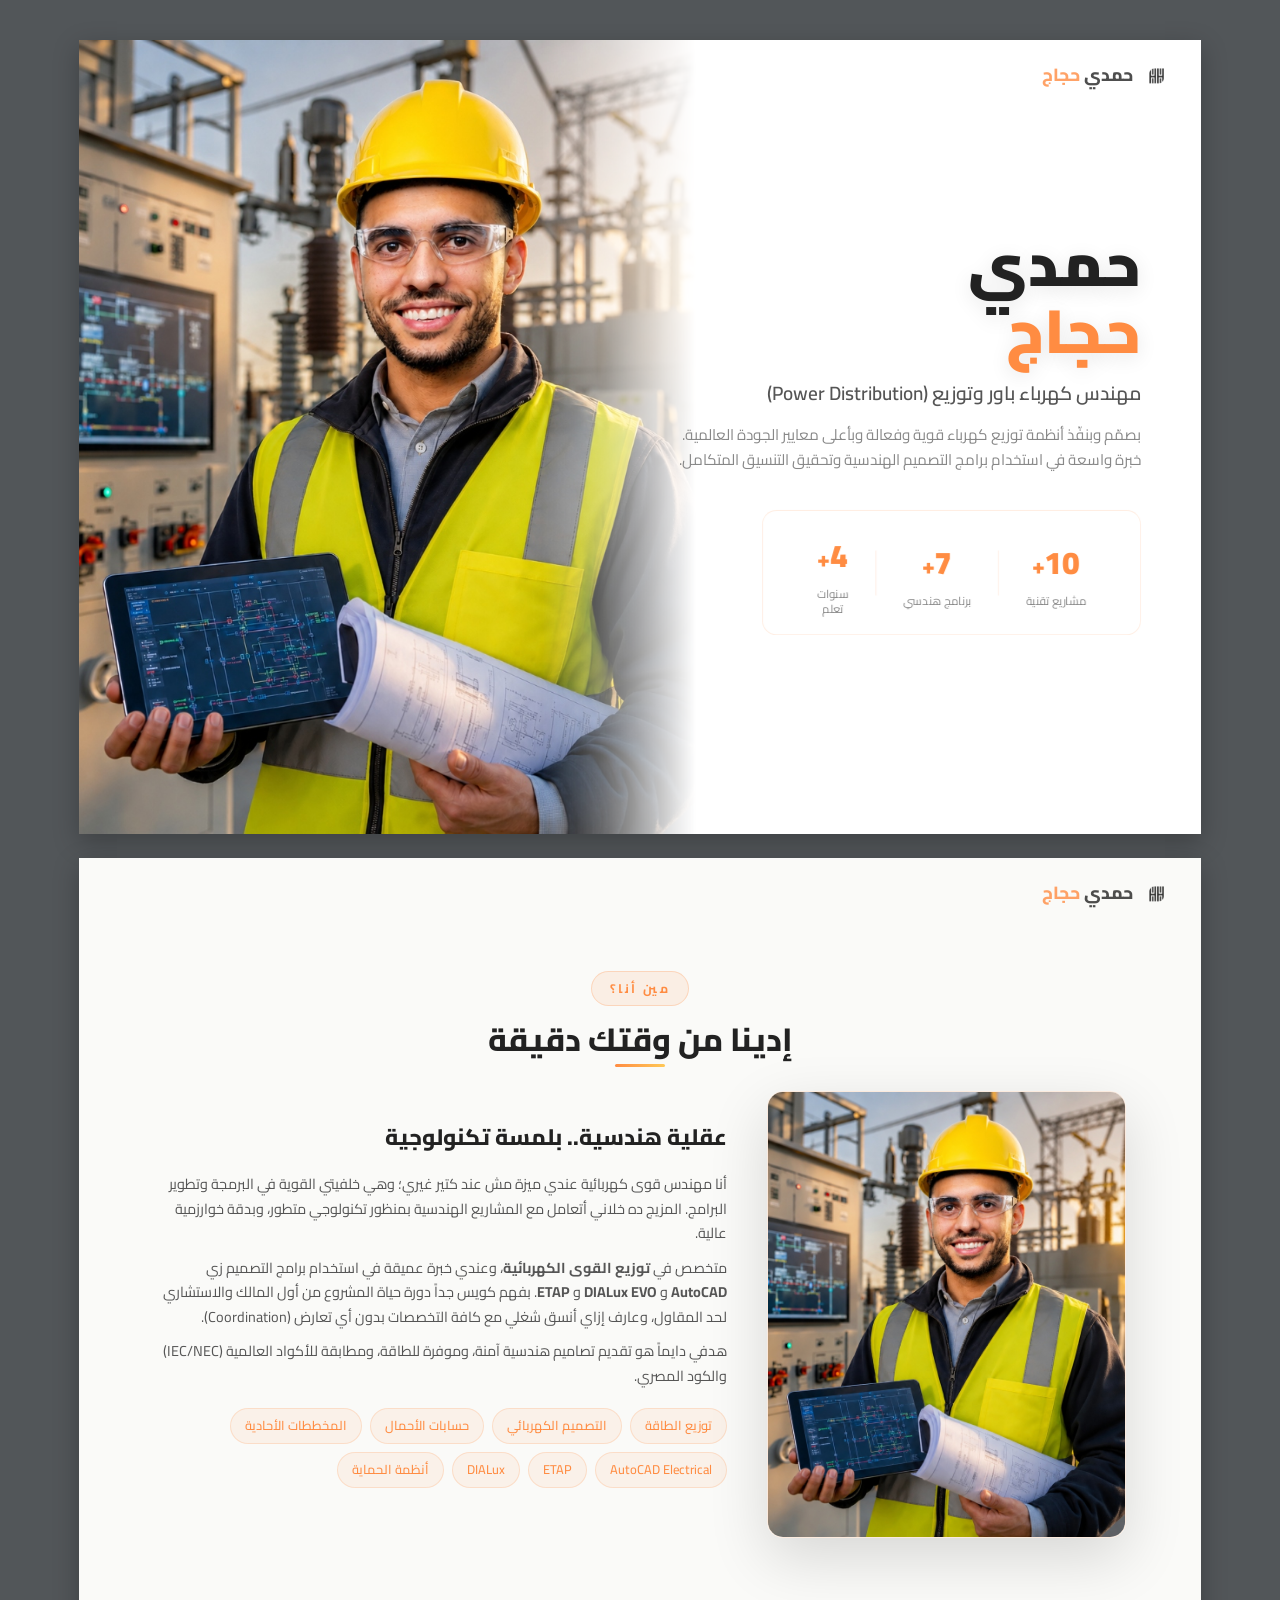
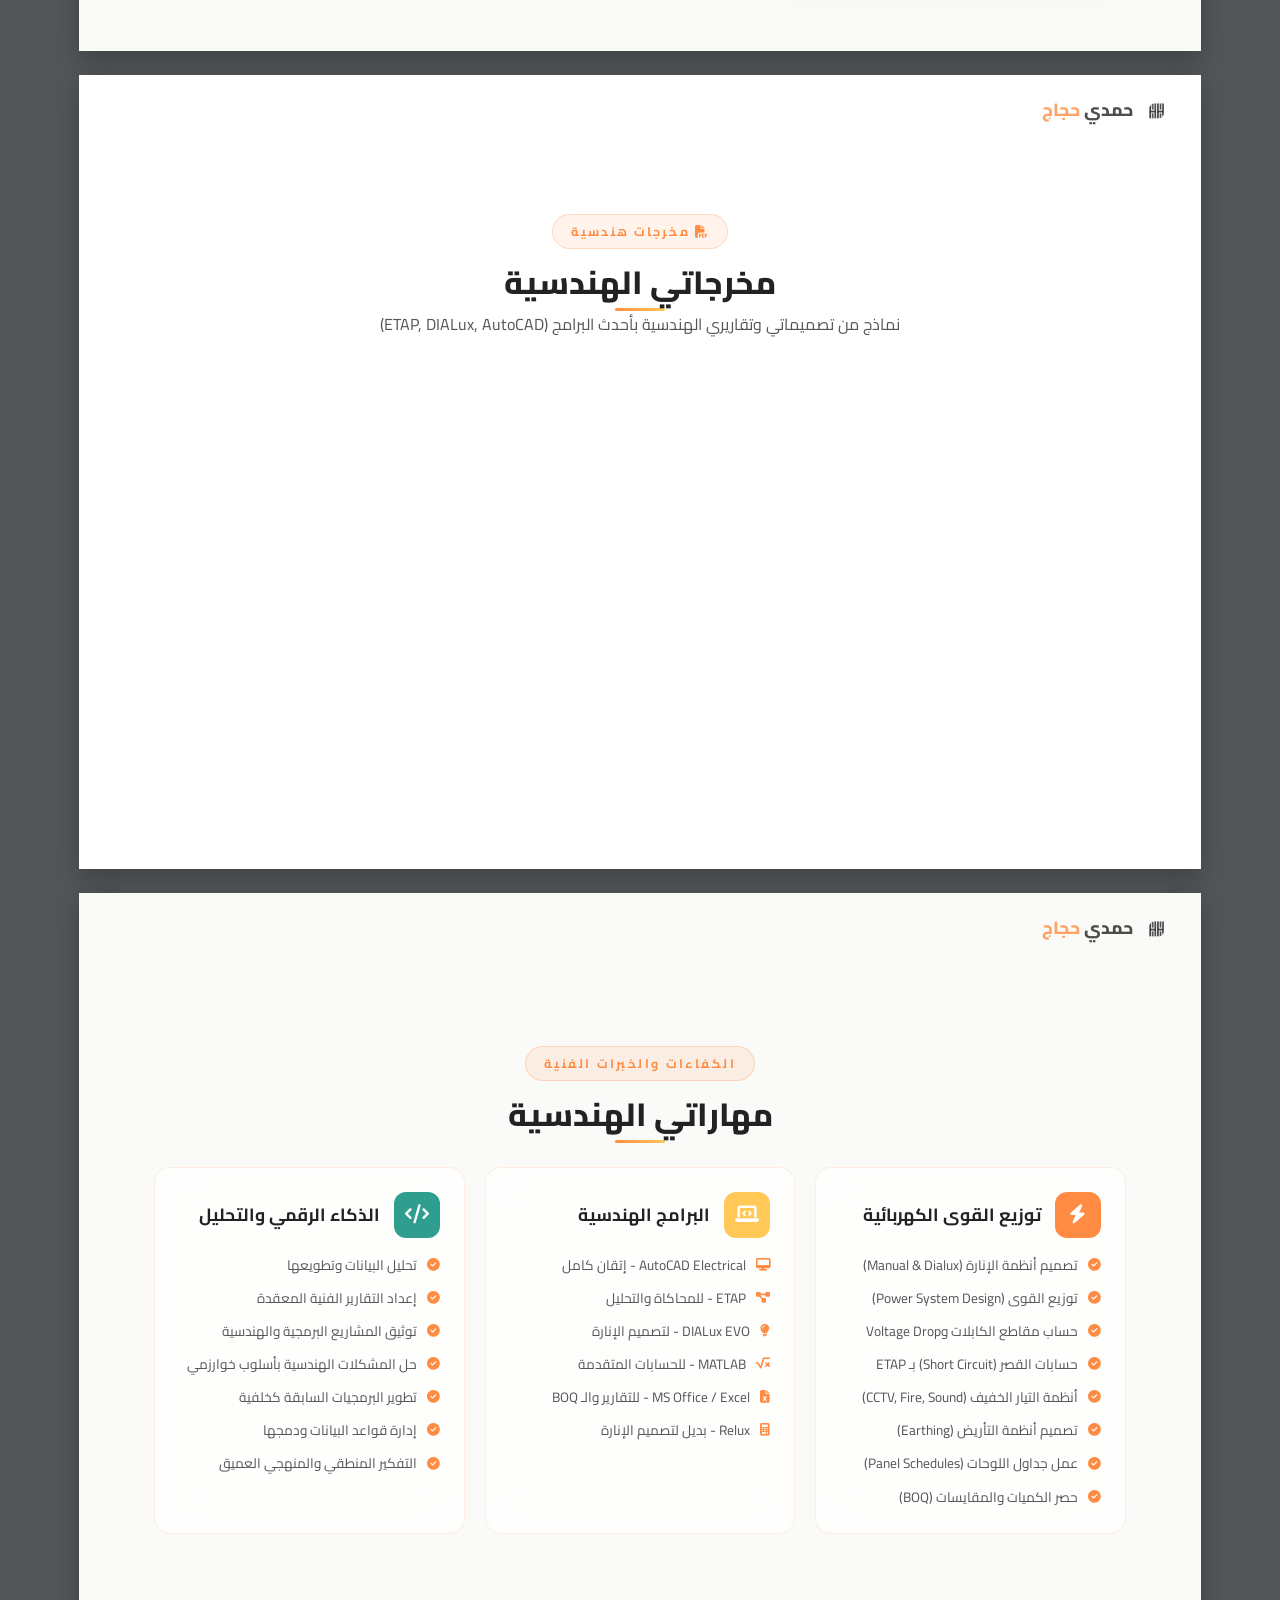
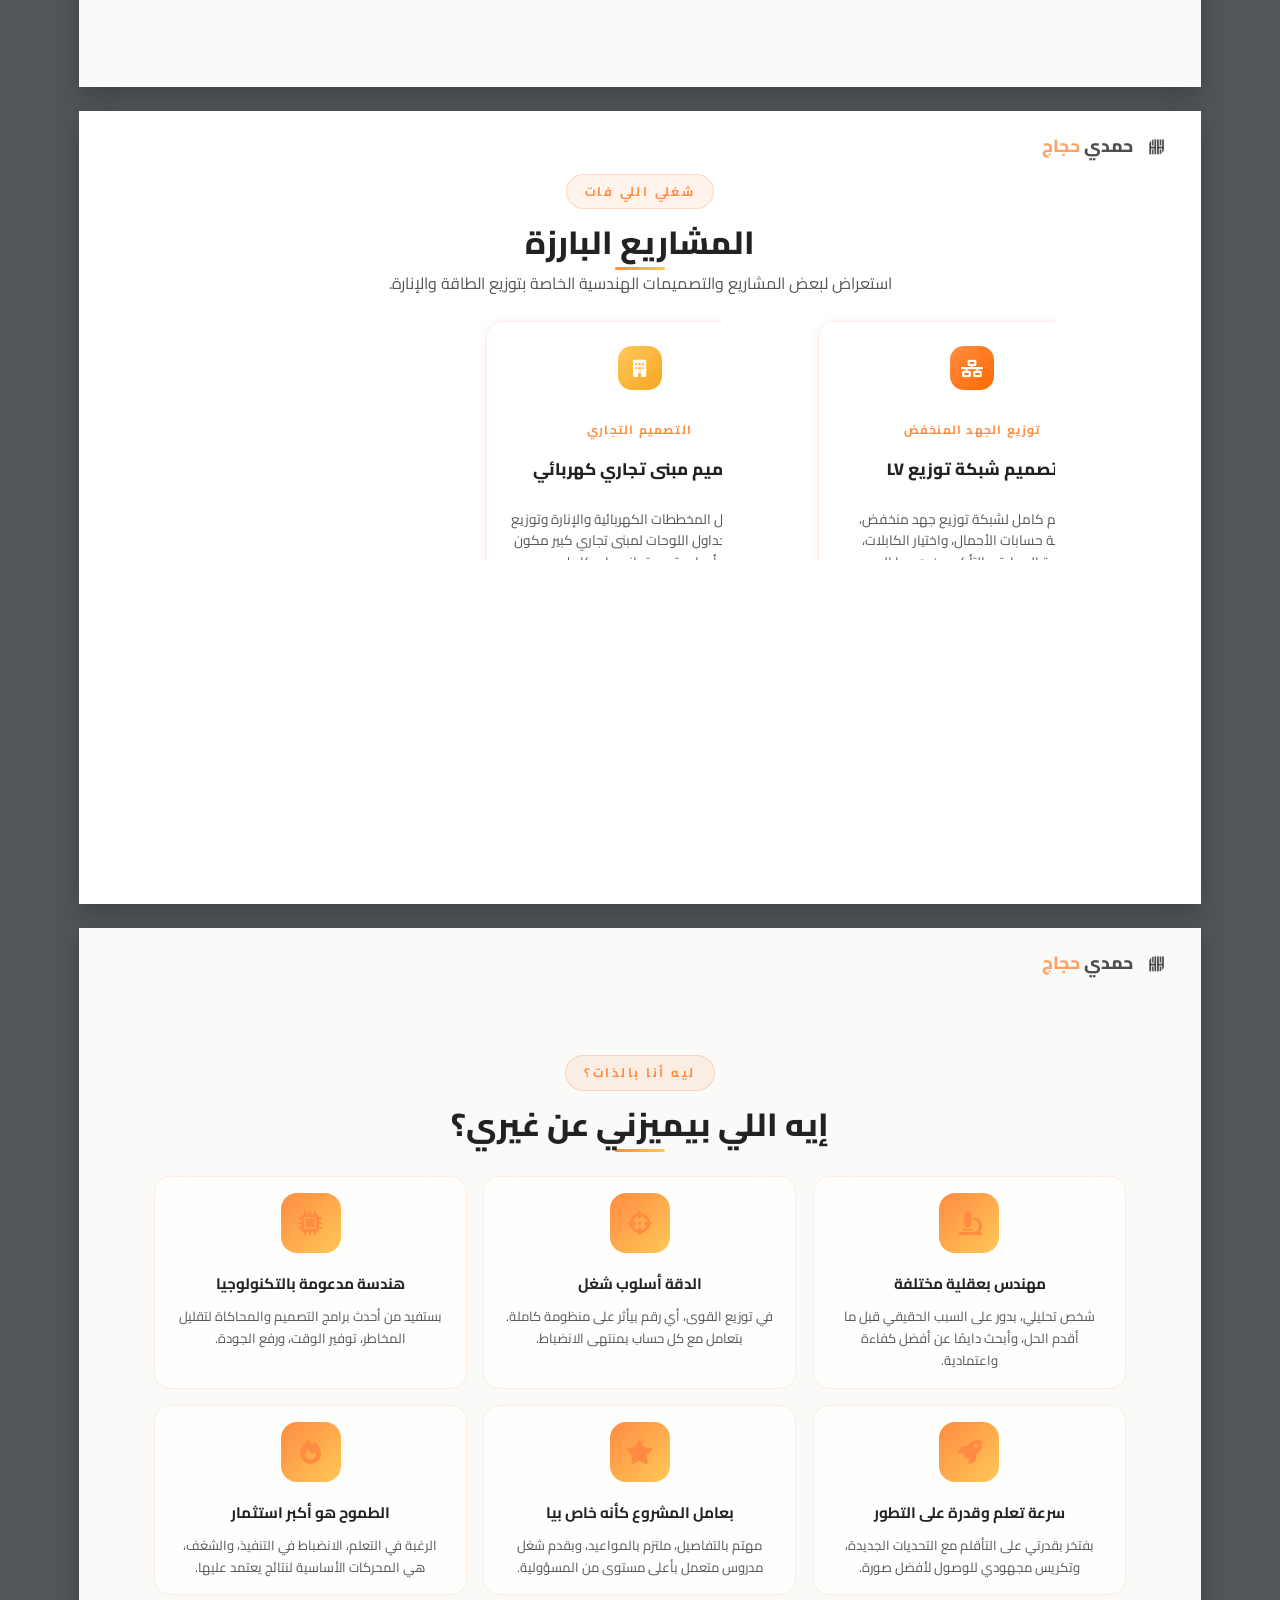
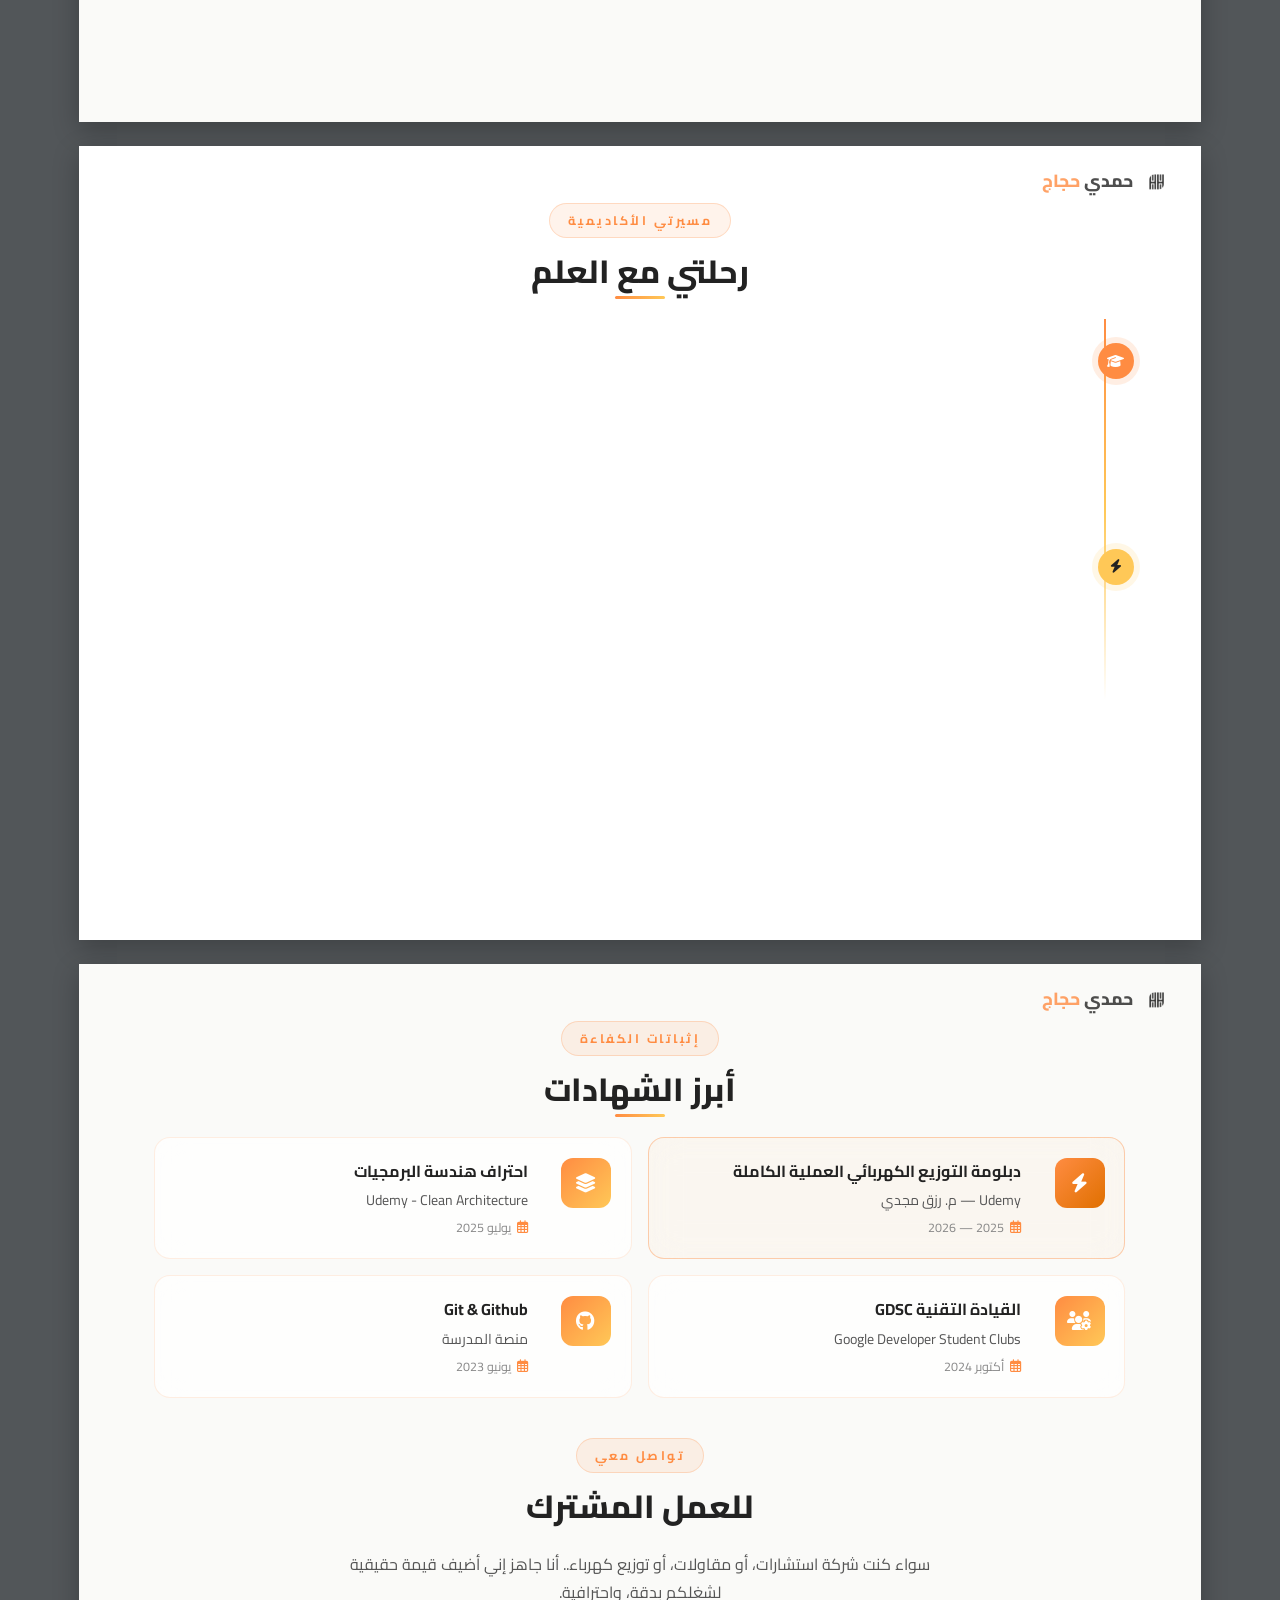
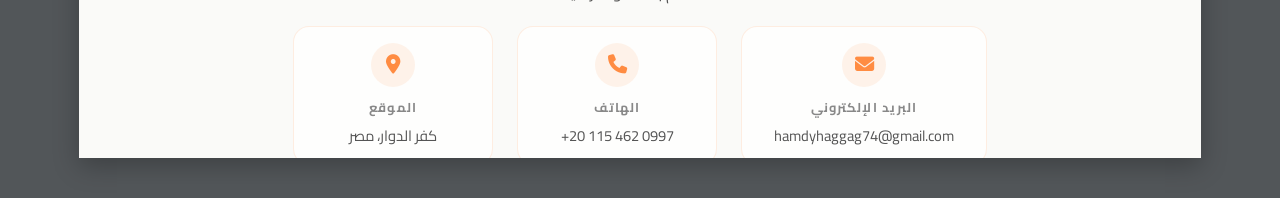
<file: portfolio-print.html>
<!DOCTYPE html>
<html lang="ar" dir="rtl" data-theme="light">

<head>
  <meta charset="UTF-8" />
  <meta name="viewport" content="width=device-width, initial-scale=1.0" />
  <title>حمدي خالد حجاج | Portfolio Print Version</title>

  <!-- Fonts -->
  <link rel="preconnect" href="https://fonts.googleapis.com" />
  <link rel="preconnect" href="https://fonts.gstatic.com" crossorigin />
  <link
    href="https://fonts.googleapis.com/css2?family=Inter:wght@300;400;500;600;700;800;900&family=Cairo:wght@300;400;500;600;700;800;900&display=swap"
    rel="stylesheet" />

  <!-- Icons -->
  <link rel="stylesheet" href="https://cdnjs.cloudflare.com/ajax/libs/font-awesome/6.5.1/css/all.min.css" />

  <!-- Custom CSS for components formatting -->
  <link rel="stylesheet" href="style.css" />

  <style>
    /* ======================================================== */
    /*               PDF & PRINT OPTIMIZATION CSS               */
    /* ======================================================== */

    /* Force Light Theme */
    :root {
      --bg: #FAFAF8;
      --bg2: #FFFFFF;
      --surface: rgba(255, 255, 255, 0.7);
      --surface-border: rgba(255, 140, 66, 0.15);
      --text-primary: #222222;
      --text-secondary: #555555;
      --text-muted: #888888;
      --gray: #EAEAEA;
      --charcoal: #222222;
      --shadow-sm: 0 2px 12px rgba(0, 0, 0, 0.06);
      --shadow-md: 0 8px 32px rgba(0, 0, 0, 0.10);
      --shadow-lg: 0 20px 60px rgba(0, 0, 0, 0.14);
    }

    * {
      -webkit-print-color-adjust: exact !important;
      print-color-adjust: exact !important;
    }

    /* Web Preview Background */
    body {
      background-color: #525659;
      /* PDF viewer grey */
      display: flex;
      flex-direction: column;
      align-items: center;
      padding: 40px 0;
      gap: 24px;
      margin: 0;
      overflow-x: hidden;
    }

    /* A4 Landscape Definition */
    .a4-page {
      width: 297mm;
      height: 210mm;
      background: var(--bg);
      box-shadow: 0 8px 24px rgba(0, 0, 0, 0.25);
      position: relative;
      overflow: hidden;
      box-sizing: border-box;
      /* Default internal padding for pages */
      padding: 15mm 20mm;
      display: flex;
      flex-direction: column;
      justify-content: center;
    }

    .a4-page.bg2 {
      background: var(--bg2);
    }

    @media print {
      @page {
        size: A4 landscape;
        margin: 0;
      }

      body {
        background-color: transparent !important;
        padding: 0;
        margin: 0;
        gap: 0;
        display: block;
      }

      .a4-page {
        box-shadow: none;
        page-break-after: always;
        page-break-inside: avoid;
        margin: 0;
      }
    }

    /* Hide elements not needed for print */
    .theme-toggle,
    .scroll-progress,
    .cursor,
    .cursor-follower,
    .navbar,
    .hero-scroll-hint,
    .hero-btns,
    .social-row,
    .particles-overlay,
    canvas,
    .hamburger,
    #btn-whatsapp,
    #btn-linkedin,
    #btn-github,
    .footer,
    .contact-form-wrap {
      display: none !important;
    }

    /* Overrides for cleaner layout inside fixed A4 */
    .section {
      padding: 0 !important;
    }

    .container {
      max-width: 100%;
      padding: 0;
      margin: 0;
    }

    .section-header {
      margin-bottom: 24px;
      text-align: center;
    }

    .section-title {
      font-size: 2rem;
      margin-bottom: 6px;
    }

    /* Page 1: HERO */
    .page-hero {
      padding: 0;
      /* Remove padding to allow image full bleed */
    }

    .hero-print-layout {
      display: flex;
      height: 100%;
      width: 100%;
      position: relative;
    }

    .hpl-content {
      width: 55%;
      padding: 40px 60px 40px 40px;
      display: flex;
      flex-direction: column;
      justify-content: center;
      z-index: 2;
    }

    .hpl-image {
      position: absolute;
      left: 0;
      top: 0;
      bottom: 0;
      width: 55%;
      z-index: 1;
    }

    .hpl-image img {
      width: 100%;
      height: 100%;
      object-fit: cover;
      object-position: center 15%;
      -webkit-mask-image: linear-gradient(to left, transparent 0%, black 25%);
      mask-image: linear-gradient(to left, transparent 0%, black 25%);
    }

    .hero-title {
      font-size: 3.8rem;
      margin-bottom: 12px;
    }

    .hero-subtitle {
      font-size: 1.2rem;
      margin-bottom: 12px;
    }

    .hero-desc {
      font-size: 0.95rem;
      margin-bottom: 30px;
      max-width: 480px;
    }

    .hero-stats {
      margin: 0;
      padding: 20px 30px;
      transform: scale(0.9);
      transform-origin: right center;
    }

    /* Page 2: ABOUT */
    .about-grid {
      grid-template-columns: 1fr 1.6fr;
      gap: 40px;
    }

    .about-img-wrapper {
      aspect-ratio: auto;
      height: 100%;
      max-height: 140mm;
    }

    .about-img {
      height: 100%;
      object-fit: cover;
    }

    .about-heading {
      font-size: 1.4rem;
    }

    .about-para {
      font-size: 0.9rem;
      margin-bottom: 10px;
    }

    /* Page 3: DELIVERABLES */
    .deliverables-grid {
      display: grid;
      grid-template-columns: repeat(3, 1fr);
      gap: 16px;
    }

    .deliverables-grid .card {
      padding: 18px 24px;
    }

    .deliverables-grid .card i {
      font-size: 1.6rem;
      margin-bottom: 10px;
    }

    .deliverables-grid .card h3 {
      font-size: 1rem;
      margin-bottom: 6px;
    }

    .deliverables-grid .card p {
      font-size: 0.85rem;
    }

    /* Page 4: SKILLS */
    .skills-grid {
      gap: 20px;
    }

    .skill-category-card {
      padding: 24px;
    }

    .scc-header {
      margin-bottom: 16px;
    }

    .skill-list li {
      font-size: 0.85rem;
    }

    /* Page 5: PROJECTS */
    .projects-grid {
      display: grid;
      grid-template-columns: repeat(3, 1fr);
      gap: 24px;
    }

    .project-card {
      padding: 24px;
      box-shadow: var(--shadow-sm);
    }

    .pc-icon-wrap {
      width: 44px;
      height: 44px;
      font-size: 1.1rem;
    }

    .pc-title {
      font-size: 1.05rem;
      margin: 8px 0;
    }

    .pc-desc {
      font-size: 0.85rem;
      margin-bottom: 16px;
      line-height: 1.6;
    }

    /* Pages 6: SERVICES & WHY ME */
    .services-grid {
      display: grid;
      grid-template-columns: repeat(2, 1fr);
      gap: 20px;
      margin-bottom: 30px;
    }

    .services-grid .why-card {
      padding: 20px 24px;
    }

    .why-me-grid {
      display: grid;
      grid-template-columns: repeat(3, 1fr);
      gap: 16px;
    }

    .why-me .why-card {
      padding: 16px 20px;
    }

    .why-me .why-icon i {
      font-size: 1.5rem;
    }

    .why-me h3 {
      font-size: 0.95rem;
      margin: 8px 0;
    }

    .why-me p {
      font-size: 0.82rem;
    }

    /* Page 7: JOURNEY & EDUCATION */
    .journey-grid-print {
      display: flex;
      gap: 30px;
      align-items: stretch;
      margin-bottom: 40px;
    }

    .journey-card {
      flex: 1;
      padding: 20px 24px;
    }

    .timeline {
      padding-left: 0;
      padding-right: 40px;
      max-width: 100%;
      margin-top: 10px;
    }

    html[dir="rtl"] .timeline::before {
      right: 20px;
      left: auto;
    }

    html[dir="rtl"] .timeline-dot {
      right: -48px;
      left: auto;
    }

    .timeline-item {
      margin-bottom: 30px;
    }

    .timeline-card {
      padding: 20px 24px;
    }

    .tc-title {
      font-size: 1.1rem;
      margin-bottom: 6px;
    }

    .tc-desc {
      font-size: 0.88rem;
      margin-bottom: 12px;
    }

    /* Page 8: CERTIFICATIONS & CONTACT */
    .cert-grid {
      display: grid;
      grid-template-columns: repeat(2, 1fr);
      gap: 16px;
      margin-bottom: 40px;
    }

    .cert-card {
      padding: 20px;
    }

    .contact-print {
      display: flex;
      flex-direction: column;
      align-items: center;
      justify-content: center;
      text-align: center;
    }

    .contact-print p {
      color: var(--text-secondary);
      max-width: 600px;
      margin: 0 auto 20px;
      font-size: 1rem;
    }

    .ci-items-row {
      display: flex;
      justify-content: center;
      gap: 24px;
    }

    .ci-item {
      background: var(--surface);
      border: 1px solid var(--surface-border);
      padding: 16px 32px;
      border-radius: var(--radius);
      display: flex;
      flex-direction: column;
      align-items: center;
      gap: 10px;
      min-width: 200px;
    }

    .ci-item .ci-icon {
      width: 44px;
      height: 44px;
      background: rgba(255, 140, 66, 0.1);
      color: var(--orange);
      border-radius: 50%;
      display: flex;
      align-items: center;
      justify-content: center;
      font-size: 1.2rem;
    }

    /* Print Logo Watermark */
    .print-logo-watermark {
      position: absolute;
      top: 20px;
      right: 30px;
      display: flex;
      align-items: center;
      gap: 10px;
      font-size: 1.1rem;
      font-weight: 800;
      color: var(--text-primary);
      z-index: 10;
      opacity: 0.8;
    }

    .print-logo-watermark img {
      height: 28px;
      filter: invert(1) brightness(0.15);
    }

    .accent {
      color: var(--orange);
    }
  </style>
</head>

<body>

  <!-- PAGE 1: HERO -->
  <div class="a4-page bg2 page-hero">
    <div class="print-logo-watermark">
      <img src="logo.png" alt="Logo" />
      <span class="logo-text">حمدي <span class="accent">حجاج</span></span>
    </div>

    <div class="hero-print-layout">
      <div class="hpl-content">
        <h1 class="hero-title">
          <span class="hero-name">حمدي</span>
          <span class="hero-name accent-line">حجاج</span>
        </h1>
        <p class="hero-subtitle">
          مهندس كهرباء باور وتوزيع (Power Distribution)
        </p>
        <p class="hero-desc">
          بصمّم وبنفّذ أنظمة توزيع كهرباء قوية وفعالة وبأعلى معايير الجودة العالمية. خبرة واسعة في استخدام برامج التصميم
          الهندسية وتحقيق التنسيق المتكامل.
        </p>
        <div class="hero-stats">
          <div class="hero-stat"><span class="stat-num">10</span><span>+</span>
            <p>مشاريع تقنية</p>
          </div>
          <div class="hero-stat-divider"></div>
          <div class="hero-stat"><span class="stat-num">7</span><span>+</span>
            <p>برنامج هندسي</p>
          </div>
          <div class="hero-stat-divider"></div>
          <div class="hero-stat"><span class="stat-num">4</span><span>+</span>
            <p>سنوات<br />تعلم</p>
          </div>
        </div>
      </div>
      <div class="hpl-image">
        <img src="profile.jpg" alt="حمدي حجاج - مهندس كهرباء باور وتوزيع" />
      </div>
    </div>
  </div>

  <!-- PAGE 2: ABOUT -->
  <div class="a4-page">
    <div class="print-logo-watermark">
      <img src="logo.png" alt="Logo" />
      <span class="logo-text">حمدي <span class="accent">حجاج</span></span>
    </div>
    <div class="container section">
      <div class="section-header">
        <span class="section-tag">مين أنا؟</span>
        <h2 class="section-title">إدينا من وقتك دقيقة</h2>
        <div class="section-line"></div>
      </div>
      <div class="about-grid">
        <div class="about-visual">
          <div class="about-img-wrapper">
            <img src="profile.jpg" alt="حمدي حجاج" class="about-img" />
          </div>
        </div>
        <div class="about-text">
          <h3 class="about-heading">عقلية هندسية.. بلمسة تكنولوجية</h3>
          <p class="about-para">أنا مهندس قوى كهربائية عندي ميزة مش عند كتير غيري؛ وهي خلفيتي القوية في البرمجة وتطوير
            البرامج. المزيج ده خلاني أتعامل مع المشاريع الهندسية بمنظور تكنولوجي متطور، وبدقة خوارزمية عالية.</p>
          <p class="about-para">متخصص في <strong>توزيع القوى الكهربائية</strong>، وعندي خبرة عميقة في استخدام برامج
            التصميم زي <strong>AutoCAD</strong> و <strong>DIALux EVO</strong> و <strong>ETAP</strong>. بفهم كويس جداً
            دورة حياة المشروع من أول المالك والاستشاري لحد المقاول، وعارف إزاي أنسق شغلي مع كافة التخصصات بدون أي تعارض
            (Coordination).</p>
          <p class="about-para">هدفي دايماً هو تقديم تصاميم هندسية آمنة، وموفرة للطاقة، ومطابقة للأكواد العالمية
            (IEC/NEC) والكود المصري.</p>
          <div class="about-tags">
            <span class="tag">توزيع الطاقة</span>
            <span class="tag">التصميم الكهربائي</span>
            <span class="tag">حسابات الأحمال</span>
            <span class="tag">المخططات الأحادية</span>
            <span class="tag">AutoCAD Electrical</span>
            <span class="tag">ETAP</span>
            <span class="tag">DIALux</span>
            <span class="tag">أنظمة الحماية</span>
          </div>
        </div>
      </div>
    </div>
  </div>

  <!-- PAGE 3: DELIVERABLES -->
  <div class="a4-page bg2">
    <div class="print-logo-watermark">
      <img src="logo.png" alt="Logo" />
      <span class="logo-text">حمدي <span class="accent">حجاج</span></span>
    </div>
    <div class="container section">
      <div class="section-header">
        <span class="section-badge"><i class="fas fa-file-pdf"></i> مخرجات هندسية</span>
        <h2 class="section-title">مخرجاتي الهندسية</h2>
        <div class="section-line"></div>
        <p class="section-subtitle">نماذج من تصميماتي وتقاريري الهندسية بأحدث البرامج (ETAP, DIALux, AutoCAD)</p>
      </div>
      <div class="deliverables-grid">
        <div class="card glass-card">
          <i class="fas fa-sitemap" style="color: var(--amber);"></i>
          <h3>المخطط أحادي الخط (SLD)</h3>
          <p style="color: var(--text-secondary);">تصميم مخططات أحادية الخط للمشروعات السكنية والتجارية بدقة متناهية
            وطبقاً للمواصفات.</p>
        </div>
        <div class="card glass-card">
          <i class="fas fa-table" style="color: var(--orange);"></i>
          <h3>جدول الأحمال الكهربائية</h3>
          <p style="color: var(--text-secondary);">إعداد جداول الأحمال بصيغة منظمة ودقيقة مع التوازن الجيد وتوزيع
            الأحمال على الأوجه.</p>
        </div>
        <div class="card glass-card">
          <i class="fas fa-file-invoice" style="color: #2F9E8F;"></i>
          <h3>مقاطع الكابلات وهبوط الجهد</h3>
          <p style="color: var(--text-secondary);">حسابات هبوط الجهد واختيار مقاطع الكابلات المناسبة اقتصادياً وفنياً
            باستخدام البرامج الحسابية.</p>
        </div>
        <div class="card glass-card">
          <i class="fas fa-lightbulb" style="color: #F5A623;"></i>
          <h3>تقرير حسابات الإنارة</h3>
          <p style="color: var(--text-secondary);">تقارير وتصميم الإنارة الداخلية والخارجية باستخدام برنامج DIALux EVO
            مع تلبية درجات النصوع.</p>
        </div>
        <div class="card glass-card">
          <i class="fas fa-bolt" style="color: #E11D48;"></i>
          <h3>تقارير محاكاة ETAP</h3>
          <p style="color: var(--text-secondary);">إعداد وتصدير تقارير تدفق الأحمال ودراسات القوص عبر محاكاة الشبكة بشكل
            كامل على برنامج ETAP.</p>
        </div>
        <div class="card glass-card">
          <i class="fas fa-clipboard-list" style="color: #7C3AED;"></i>
          <h3>حصر الكميات (BOQ)</h3>
          <p style="color: var(--text-secondary);">إعداد جداول حصر الكميات والمقايسات بصيغة منظمة تتيح مقارنة الأسعار
            واتخاذ القرارات الاقتصادية الصحيحة.</p>
        </div>
      </div>
    </div>
  </div>

  <!-- PAGE 4: SKILLS -->
  <div class="a4-page">
    <div class="print-logo-watermark">
      <img src="logo.png" alt="Logo" />
      <span class="logo-text">حمدي <span class="accent">حجاج</span></span>
    </div>
    <div class="container section">
      <div class="section-header">
        <span class="section-tag">الكفاءات والخبرات الفنية</span>
        <h2 class="section-title">مهاراتي الهندسية</h2>
        <div class="section-line"></div>
      </div>
      <div class="skills-grid">
        <div class="skill-category-card glass-card">
          <div class="scc-header">
            <div class="scc-icon orange"><i class="fas fa-bolt"></i></div>
            <h3>توزيع القوى الكهربائية</h3>
          </div>
          <ul class="skill-list">
            <li><i class="fas fa-check-circle"></i> تصميم أنظمة الإنارة (Manual &amp; Dialux)</li>
            <li><i class="fas fa-check-circle"></i> توزيع القوى (Power System Design)</li>
            <li><i class="fas fa-check-circle"></i> حساب مقاطع الكابلات وVoltage Drop</li>
            <li><i class="fas fa-check-circle"></i> حسابات القصر (Short Circuit) بـ ETAP</li>
            <li><i class="fas fa-check-circle"></i> أنظمة التيار الخفيف (CCTV, Fire, Sound)</li>
            <li><i class="fas fa-check-circle"></i> تصميم أنظمة التأريض (Earthing)</li>
            <li><i class="fas fa-check-circle"></i> عمل جداول اللوحات (Panel Schedules)</li>
            <li><i class="fas fa-check-circle"></i> حصر الكميات والمقايسات (BOQ)</li>
          </ul>
        </div>
        <div class="skill-category-card glass-card">
          <div class="scc-header">
            <div class="scc-icon amber"><i class="fas fa-laptop-code"></i></div>
            <h3>البرامج الهندسية</h3>
          </div>
          <ul class="skill-list">
            <li><i class="fas fa-desktop"></i> AutoCAD Electrical - إتقان كامل</li>
            <li><i class="fas fa-project-diagram"></i> ETAP - للمحاكاة والتحليل</li>
            <li><i class="fas fa-lightbulb"></i> DIALux EVO - لتصميم الإنارة</li>
            <li><i class="fas fa-square-root-alt"></i> MATLAB - للحسابات المتقدمة</li>
            <li><i class="fas fa-file-excel"></i> MS Office / Excel - للتقارير والـ BOQ</li>
            <li><i class="fas fa-calculator"></i> Relux - بديل لتصميم الإنارة</li>
          </ul>
        </div>
        <div class="skill-category-card glass-card">
          <div class="scc-header">
            <div class="scc-icon teal" style="background: #2F9E8F;"><i class="fas fa-code"></i></div>
            <h3>الذكاء الرقمي والتحليل</h3>
          </div>
          <ul class="skill-list">
            <li><i class="fas fa-check-circle"></i> تحليل البيانات وتطويعها</li>
            <li><i class="fas fa-check-circle"></i> إعداد التقارير الفنية المعقدة</li>
            <li><i class="fas fa-check-circle"></i> توثيق المشاريع البرمجية والهندسية</li>
            <li><i class="fas fa-check-circle"></i> حل المشكلات الهندسية بأسلوب خوارزمي</li>
            <li><i class="fas fa-check-circle"></i> تطوير البرمجيات السابقة كخلفية</li>
            <li><i class="fas fa-check-circle"></i> إدارة قواعد البيانات ودمجها</li>
            <li><i class="fas fa-check-circle"></i> التفكير المنطقي والمنهجي العميق</li>
          </ul>
        </div>
      </div>
    </div>
  </div>

  <!-- PAGE 5: PROJECTS -->
  <div class="a4-page bg2">
    <div class="print-logo-watermark">
      <img src="logo.png" alt="Logo" />
      <span class="logo-text">حمدي <span class="accent">حجاج</span></span>
    </div>
    <div class="container section">
      <div class="section-header">
        <span class="section-tag">شغلي اللي فات</span>
        <h2 class="section-title">المشاريع البارزة</h2>
        <div class="section-line"></div>
        <p class="section-subtitle">استعراض لبعض المشاريع والتصميمات الهندسية الخاصة بتوزيع الطاقة والإنارة.</p>
      </div>

      <div class="projects-grid">
        <div class="project-card glass-card">
          <div class="pc-icon-wrap" style="background: linear-gradient(135deg, var(--orange), #ff6a00); color:#fff;"><i
              class="fas fa-network-wired"></i></div>
          <span class="pc-tag"
            style="display:block; margin-top:10px; color:var(--orange); font-size:0.75rem; font-weight:700;">توزيع الجهد
            المنخفض</span>
          <h3 class="pc-title">تصميم شبكة توزيع LV</h3>
          <p class="pc-desc">تصميم كامل لشبكة توزيع جهد منخفض، شاملة حسابات الأحمال، واختيار الكابلات، وأنظمة الحماية،
            والتأكد من هبوط الجهد حسب معايير الـ IEC.</p>
          <div class="pc-tech"><span>ETAP</span><span>AutoCAD</span><span>IEC 60364</span></div>
        </div>

        <div class="project-card glass-card">
          <div class="pc-icon-wrap" style="background: linear-gradient(135deg, var(--amber), #f5a623); color:#fff;"><i
              class="fas fa-building"></i></div>
          <span class="pc-tag"
            style="display:block; margin-top:10px; color:var(--orange); font-size:0.75rem; font-weight:700;">التصميم
            التجاري</span>
          <h3 class="pc-title">تصميم مبنى تجاري كهربائي</h3>
          <p class="pc-desc">عملت كل المخططات الكهربائية والإنارة وتوزيع البرايز وجداول اللوحات لمبنى تجاري كبير مكون من
            أدوار متعددة بانسجام كامل مع المعماري.</p>
          <div class="pc-tech"><span>AutoCAD</span><span>DIALux</span><span>Panel Schedules</span></div>
        </div>

        <div class="project-card glass-card">
          <div class="pc-icon-wrap" style="background: linear-gradient(135deg, #2F9E8F, #1a7a6e); color:#fff;"><i
              class="fas fa-road"></i></div>
          <span class="pc-tag"
            style="display:block; margin-top:10px; color:var(--orange); font-size:0.75rem; font-weight:700;">تصميم
            الإنارة</span>
          <h3 class="pc-title">تصميم نظام إنارة الشوارع</h3>
          <p class="pc-desc">تصميم نظام إنارة شوارع موفر للطاقة بإنارة LED، مع حسابات دقيقة للتوزيع عشان نضمن إضاءة
            مطابقة للمواصفات وكفاءة اقتصادية.</p>
          <div class="pc-tech"><span>DIALux</span><span>تصميم LED</span><span>Photometrics</span></div>
        </div>
      </div>
    </div>
  </div>

  <!-- PAGE 6: WHY ME -->
  <div class="a4-page">
    <div class="print-logo-watermark">
      <img src="logo.png" alt="Logo" />
      <span class="logo-text">حمدي <span class="accent">حجاج</span></span>
    </div>
    <div class="container section">
      <div class="section-header">
        <span class="section-tag">ليه أنا بالذات؟</span>
        <h2 class="section-title">إيه اللي بيميزني عن غيري؟</h2>
        <div class="section-line"></div>
      </div>

      <div class="why-me-grid why-me">
        <div class="why-card glass-card">
          <div class="why-icon" style="color:var(--orange);"><i class="fas fa-microscope"></i></div>
          <h3>مهندس بعقلية مختلفة</h3>
          <p>شخص تحليلي، بدور على السبب الحقيقي قبل ما أقدم الحل، وأبحث دايمًا عن أفضل كفاءة واعتمادية.</p>
        </div>
        <div class="why-card glass-card">
          <div class="why-icon" style="color:var(--orange);"><i class="fas fa-crosshairs"></i></div>
          <h3>الدقة أسلوب شغل</h3>
          <p>في توزيع القوى، أي رقم بيأثر على منظومة كاملة. بتعامل مع كل حساب بمنتهى الانضباط.</p>
        </div>
        <div class="why-card glass-card">
          <div class="why-icon" style="color:var(--orange);"><i class="fas fa-microchip"></i></div>
          <h3>هندسة مدعومة بالتكنولوجيا</h3>
          <p>بستفيد من أحدث برامج التصميم والمحاكاة لتقليل المخاطر، توفير الوقت، ورفع الجودة.</p>
        </div>
        <div class="why-card glass-card">
          <div class="why-icon" style="color:var(--orange);"><i class="fas fa-rocket"></i></div>
          <h3>سرعة تعلم وقدرة على التطور</h3>
          <p>بفتخر بقدرتي على التأقلم مع التحديات الجديدة، وتكريس مجهودي للوصول لأفضل صورة.</p>
        </div>
        <div class="why-card glass-card">
          <div class="why-icon" style="color:var(--orange);"><i class="fas fa-star"></i></div>
          <h3>بعامل المشروع كأنه خاص بيا</h3>
          <p>مهتم بالتفاصيل، ملتزم بالمواعيد، وبقدم شغل مدروس متعمل بأعلى مستوى من المسؤولية.</p>
        </div>
        <div class="why-card glass-card">
          <div class="why-icon" style="color:var(--orange);"><i class="fas fa-fire"></i></div>
          <h3>الطموح هو أكبر استثمار</h3>
          <p>الرغبة في التعلم، الانضباط في التنفيذ، والشغف، هي المحركات الأساسية لنتائج يعتمد عليها.</p>
        </div>
      </div>

    </div>
  </div>

  <!-- PAGE 7: JOURNEY & EDUCATION -->
  <div class="a4-page bg2">
    <div class="print-logo-watermark">
      <img src="logo.png" alt="Logo" />
      <span class="logo-text">حمدي <span class="accent">حجاج</span></span>
    </div>
    <div class="container section" style="display: flex; flex-direction: column; height: 100%;">

      <div style="flex: 1;">
        <div class="section-header" style="margin-bottom: 20px;">
          <span class="section-tag">مسيرتي الأكاديمية</span>
          <h2 class="section-title">رحلتي مع العلم</h2>
          <div class="section-line"></div>
        </div>
        <div class="timeline" style="margin-top: 20px;">
          <div class="timeline-item">
            <div class="timeline-dot"><i class="fas fa-graduation-cap"></i></div>
            <div class="timeline-card glass-card">
              <div class="tc-header">
                <span class="tc-year">2021 – 2025</span>
                <span class="tc-badge"
                  style="background: rgba(255,140,66,0.12); color: var(--orange); border: 1px solid rgba(255,140,66,0.25); padding: 3px 12px; border-radius: 100px; font-size: 0.72rem; font-weight: 700;">درجة
                  البكالوريوس</span>
              </div>
              <h3 class="tc-title">بكالوريوس هندسة الحاسبات - كلية الهندسة</h3>
              <p class="tc-desc">دراسة إلكترونيات القوى، والأنظمة الرقمية، والبرمجة، وEmbedded Systems. هذا أرسى أساس
                تقني قوي وربط بين السوفت وير والتخصصات الكهربائية المعقدة.</p>
            </div>
          </div>
          <div class="timeline-item" style="margin-bottom: 0;">
            <div class="timeline-dot accent-dot"
              style="background: var(--amber); color: var(--charcoal); box-shadow: 0 0 0 6px rgba(255,200,87,0.15);"><i
                class="fas fa-bolt"></i></div>
            <div class="timeline-card glass-card">
              <div class="tc-header">
                <span class="tc-year">2026 – الآن</span>
                <span class="tc-badge"
                  style="background: rgba(255,200,87,0.12); color: #c89010; border: 1px solid rgba(255,200,87,0.3); padding: 3px 12px; border-radius: 100px; font-size: 0.72rem; font-weight: 700;">التخصص</span>
              </div>
              <h3 class="tc-title">مهندس كهرباء باور وتوزيع - تطوير ذاتي مكثف</h3>
              <p class="tc-desc">إتمام الدبلومة العملية الكاملة في التوزيع الكهربي، وتطبيق المعرفة عملياً عبر تصميم
                الإنارة الكاملة، نظام القوى، حسابات الكابلات، Short Circuit، وأنظمة التيار الخفيف.</p>
            </div>
          </div>
        </div>
      </div>

    </div>
  </div>

  <!-- PAGE 8: CERTIFICATIONS & CONTACT -->
  <div class="a4-page">
    <div class="print-logo-watermark">
      <img src="logo.png" alt="Logo" />
      <span class="logo-text">حمدي <span class="accent">حجاج</span></span>
    </div>
    <div class="container section" style="height: 100%; display: flex; flex-direction: column;">

      <div>
        <div class="section-header" style="margin-bottom: 20px;">
          <span class="section-tag">إثباتات الكفاءة</span>
          <h2 class="section-title">أبرز الشهادات</h2>
          <div class="section-line"></div>
        </div>
        <div class="cert-grid">
          <div class="cert-card glass-card"
            style="border-color: rgba(255,140,66,0.4); background: rgba(255,140,66,0.04);">
            <div class="cert-icon"
              style="width: 50px; height: 50px; background: linear-gradient(135deg, var(--orange), #e07000); border-radius: 12px; display: flex; align-items: center; justify-content: center; font-size: 1.2rem; color: #fff; flex-shrink: 0;">
              <i class="fas fa-bolt"></i></div>
            <div class="cert-body" style="padding-right: 15px;">
              <h4 style="font-size: 1rem; font-weight: 700; margin: 0 0 4px;">دبلومة التوزيع الكهربائي العملية الكاملة
              </h4>
              <p style="font-size: 0.88rem; color: var(--text-secondary); margin: 0 0 4px;">Udemy &mdash; م. رزق مجدي
              </p>
              <div class="cert-date" style="font-size: 0.78rem; color: var(--text-muted);"><i
                  class="far fa-calendar-alt"></i> 2025 &mdash; 2026</div>
            </div>
          </div>
          <div class="cert-card glass-card">
            <div class="cert-icon"
              style="width: 50px; height: 50px; background: linear-gradient(135deg, var(--orange), var(--amber)); border-radius: 12px; display: flex; align-items: center; justify-content: center; font-size: 1.2rem; color: #fff; flex-shrink: 0;">
              <i class="fas fa-layer-group"></i></div>
            <div class="cert-body" style="padding-right: 15px;">
              <h4 style="font-size: 1rem; font-weight: 700; margin: 0 0 4px;">احتراف هندسة البرمجيات</h4>
              <p style="font-size: 0.88rem; color: var(--text-secondary); margin: 0 0 4px;">Udemy - Clean Architecture
              </p>
              <div class="cert-date" style="font-size: 0.78rem; color: var(--text-muted);"><i
                  class="far fa-calendar-alt"></i> يوليو 2025</div>
            </div>
          </div>
          <div class="cert-card glass-card">
            <div class="cert-icon"
              style="width: 50px; height: 50px; background: linear-gradient(135deg, var(--orange), var(--amber)); border-radius: 12px; display: flex; align-items: center; justify-content: center; font-size: 1.2rem; color: #fff; flex-shrink: 0;">
              <i class="fas fa-users-cog"></i></div>
            <div class="cert-body" style="padding-right: 15px;">
              <h4 style="font-size: 1rem; font-weight: 700; margin: 0 0 4px;">القيادة التقنية GDSC</h4>
              <p style="font-size: 0.88rem; color: var(--text-secondary); margin: 0 0 4px;">Google Developer Student
                Clubs</p>
              <div class="cert-date" style="font-size: 0.78rem; color: var(--text-muted);"><i
                  class="far fa-calendar-alt"></i> أكتوبر 2024</div>
            </div>
          </div>
          <div class="cert-card glass-card">
            <div class="cert-icon"
              style="width: 50px; height: 50px; background: linear-gradient(135deg, var(--orange), var(--amber)); border-radius: 12px; display: flex; align-items: center; justify-content: center; font-size: 1.2rem; color: #fff; flex-shrink: 0;">
              <i class="fab fa-github"></i></div>
            <div class="cert-body" style="padding-right: 15px;">
              <h4 style="font-size: 1rem; font-weight: 700; margin: 0 0 4px;">Git &amp; Github</h4>
              <p style="font-size: 0.88rem; color: var(--text-secondary); margin: 0 0 4px;">منصة المدرسة</p>
              <div class="cert-date" style="font-size: 0.78rem; color: var(--text-muted);"><i
                  class="far fa-calendar-alt"></i> يونيو 2023</div>
            </div>
          </div>
        </div>
      </div>

      <div style="flex: 1; display: flex; flex-direction: column; justify-content: center;">
        <div class="contact-print">
          <div class="section-header" style="margin-bottom: 20px;">
            <span class="section-tag"
              style="background: rgba(255,140,66,0.1); border: 1px solid rgba(255,140,66,0.25); color: var(--orange); padding: 6px 18px; border-radius: 100px; font-size: 0.78rem; font-weight: 700;">تواصل
              معي</span>
            <h2 class="section-title">للعمل المشترك</h2>
          </div>
          <p>سواء كنت شركة استشارات، أو مقاولات، أو توزيع كهرباء.. أنا جاهز إني أضيف قيمة حقيقية لشغلكم بدقة، واحترافية.
          </p>
          <div class="ci-items-row">
            <div class="ci-item">
              <div class="ci-icon"><i class="fas fa-envelope"></i></div>
              <div><strong style="display:block; margin-bottom:4px;">البريد الإلكتروني</strong><span dir="ltr"
                  style="color:var(--text-secondary);">hamdyhaggag74@gmail.com</span></div>
            </div>
            <div class="ci-item">
              <div class="ci-icon"><i class="fas fa-phone"></i></div>
              <div><strong style="display:block; margin-bottom:4px;">الهاتف</strong><span dir="ltr"
                  style="color:var(--text-secondary);">+20 115 462 0997</span></div>
            </div>
            <div class="ci-item">
              <div class="ci-icon"><i class="fas fa-map-marker-alt"></i></div>
              <div><strong style="display:block; margin-bottom:4px;">الموقع</strong><span
                  style="color:var(--text-secondary);">كفر الدوار، مصر</span></div>
            </div>
          </div>
        </div>
      </div>

    </div>
  </div>

</body>

</html>
</file>
<file: style.css>
/* ===== CSS VARIABLES ===== */
:root {
  --white: #FFFFFF;
  --off-white: #FAFAF8;
  --orange: #FF8C42;
  --amber: #FFC857;
  --charcoal: #222222;
  --gray: #EAEAEA;
  --gray-mid: #B0B0B0;
  --bg: #FAFAF8;
  --bg2: #FFFFFF;
  --surface: rgba(255,255,255,0.7);
  --surface-border: rgba(255,140,66,0.15);
  --text-primary: #222222;
  --text-secondary: #555555;
  --text-muted: #888888;
  --shadow-sm: 0 2px 12px rgba(0,0,0,0.06);
  --shadow-md: 0 8px 32px rgba(0,0,0,0.10);
  --shadow-lg: 0 20px 60px rgba(0,0,0,0.14);
  --radius: 16px;
  --radius-sm: 10px;
  --transition: 0.35s cubic-bezier(0.4,0,0.2,1);
  --font-en: 'Inter', sans-serif;
  --font-ar: 'Cairo', sans-serif;
}

[data-theme="dark"] {
  --bg: #111111;
  --bg2: #1a1a1a;
  --surface: rgba(30,30,30,0.8);
  --surface-border: rgba(255,140,66,0.2);
  --text-primary: #F0F0F0;
  --text-secondary: #AAAAAA;
  --text-muted: #666666;
  --gray: #2a2a2a;
  --charcoal: #F0F0F0;
  --shadow-sm: 0 2px 12px rgba(0,0,0,0.3);
  --shadow-md: 0 8px 32px rgba(0,0,0,0.4);
  --shadow-lg: 0 20px 60px rgba(0,0,0,0.5);
}

/* ===== RESET & BASE ===== */
*, *::before, *::after { box-sizing: border-box; margin: 0; padding: 0; }
html { scroll-behavior: smooth; font-size: 16px; overflow-x: hidden; }
body {
  font-family: var(--font-en);
  background: var(--bg);
  color: var(--text-primary);
  line-height: 1.7;
  overflow-x: hidden;
  transition: background var(--transition), color var(--transition);
}
html[dir="rtl"] body {
  font-family: var(--font-ar);
}
a { text-decoration: none; color: inherit; }
ul { list-style: none; }
img { max-width: 100%; display: block; }

/* ===== CUSTOM CURSOR ===== */
.cursor {
  width: 10px; height: 10px;
  background: var(--orange);
  border-radius: 50%;
  position: fixed; top: 0; left: 0;
  pointer-events: none; z-index: 10000;
  transform: translate(-50%,-50%);
  transition: transform 0.1s, width 0.2s, height 0.2s, opacity 0.2s;
}
.cursor-follower {
  width: 36px; height: 36px;
  border: 2px solid var(--orange);
  border-radius: 50%;
  position: fixed; top: 0; left: 0;
  pointer-events: none; z-index: 9999;
  transform: translate(-50%,-50%);
  transition: transform 0.18s ease-out, width 0.3s, height 0.3s, opacity 0.3s;
  opacity: 0.5;
}
body:hover .cursor { opacity: 1; }
@media (max-width: 768px) { .cursor, .cursor-follower { display: none; } }

/* ===== SCROLL PROGRESS ===== */
.scroll-progress {
  position: fixed; top: 0; left: 0;
  height: 3px; width: 0%;
  background: linear-gradient(90deg, var(--orange), var(--amber));
  z-index: 9999;
  transition: width 0.1s linear;
}

/* ===== DARK MODE TOGGLE ===== */
.theme-toggle {
  position: fixed; bottom: 32px; right: 28px;
  width: 50px; height: 50px;
  border-radius: 50%;
  background: var(--orange);
  color: #fff;
  border: none; cursor: pointer;
  font-size: 1.2rem;
  display: flex; align-items: center; justify-content: center;
  z-index: 1000;
  box-shadow: 0 4px 20px rgba(255,140,66,0.4);
  transition: transform var(--transition), box-shadow var(--transition);
}
.theme-toggle:hover { transform: scale(1.1) rotate(20deg); box-shadow: 0 6px 28px rgba(255,140,66,0.6); }

/* ===== LOGO IMAGE ===== */
.nav-logo-img {
  height: 36px;
  width: auto;
  object-fit: contain;
  /* White logo: invert to charcoal in light mode */
  filter: invert(1) brightness(0.15);
  transition: filter var(--transition), transform var(--transition);
  display: block;
}
.nav-logo:hover .nav-logo-img {
  /* On hover: show in brand orange */
  filter: invert(55%) sepia(80%) saturate(600%) hue-rotate(340deg) brightness(1.05);
  transform: scale(1.05);
}
[data-theme="dark"] .nav-logo-img {
  /* Dark mode: keep white naturally */
  filter: invert(0) brightness(1);
}
[data-theme="dark"] .nav-logo:hover .nav-logo-img {
  filter: invert(55%) sepia(80%) saturate(600%) hue-rotate(340deg) brightness(1.1);
}

.footer-logo-img {
  height: 32px;
  width: auto;
  object-fit: contain;
  /* Footer is always dark charcoal: keep white */
  filter: invert(0) brightness(1);
  transition: filter var(--transition);
}
.footer-logo:hover .footer-logo-img {
  filter: invert(55%) sepia(80%) saturate(600%) hue-rotate(340deg) brightness(1.1);
}

/* ===== NAVBAR ===== */
.navbar {
  position: fixed; top: 0; left: 0; width: 100%;
  z-index: 900;
  padding: 0;
  transition: background var(--transition), box-shadow var(--transition), padding var(--transition);
}
.navbar.scrolled {
  background: var(--surface);
  backdrop-filter: blur(20px);
  -webkit-backdrop-filter: blur(20px);
  box-shadow: var(--shadow-sm);
  padding: 0;
}
.nav-container {
  max-width: 100%; margin: 0 auto;
  padding: 22px max(40px, 6vw);
  display: flex; align-items: center; justify-content: space-between;
  transition: padding var(--transition);
}
.navbar.scrolled .nav-container { padding: 14px max(40px, 6vw); }
.nav-logo {
  display: flex; align-items: center; gap: 10px;
  font-size: 1.3rem; font-weight: 800;
  color: var(--text-primary);
}
.logo-icon {
  width: 36px; height: 36px;
  background: var(--orange);
  border-radius: 8px;
  display: flex; align-items: center; justify-content: center;
  color: #fff; font-size: 0.9rem;
}
.accent { color: var(--orange); }
.nav-menu {
  display: flex; align-items: center; gap: 6px;
}
.nav-link {
  padding: 8px 14px;
  font-size: 0.88rem; font-weight: 500;
  color: var(--text-secondary);
  border-radius: var(--radius-sm);
  transition: color var(--transition), background var(--transition);
}
.nav-link:hover { color: var(--orange); background: rgba(255,140,66,0.08); }
.nav-link.nav-cta {
  background: var(--orange);
  color: #fff !important;
  padding: 10px 20px;
  font-weight: 600;
  box-shadow: 0 4px 16px rgba(255,140,66,0.3);
}
.nav-link.nav-cta:hover { background: #e07b38; transform: translateY(-1px); }
.hamburger {
  display: none; flex-direction: column; gap: 5px;
  cursor: pointer; background: none; border: none;
  padding: 4px;
}
.hamburger span {
  display: block; width: 26px; height: 2px;
  background: var(--text-primary);
  border-radius: 2px;
  transition: transform var(--transition), opacity var(--transition);
}
.hamburger.open span:nth-child(1) { transform: translateY(7px) rotate(45deg); }
.hamburger.open span:nth-child(2) { opacity: 0; }
.hamburger.open span:nth-child(3) { transform: translateY(-7px) rotate(-45deg); }

/* ===== CONTAINER ===== */
.container { max-width: 1200px; margin: 0 auto; padding: 0 32px; }

/* ===== SECTION BASE ===== */
.section { padding: 110px 0; }
.section-header { text-align: center; margin-bottom: 60px; }
.section-tag {
  display: inline-block;
  font-size: 0.78rem; font-weight: 700;
  letter-spacing: 0.2em; text-transform: uppercase;
  color: var(--orange);
  background: rgba(255,140,66,0.1);
  border: 1px solid rgba(255,140,66,0.25);
  padding: 6px 18px;
  border-radius: 100px;
  margin-bottom: 14px;
}
.section-badge {
  display: inline-block;
  font-size: 0.78rem; font-weight: 700;
  letter-spacing: 0.18em; text-transform: uppercase;
  color: var(--orange);
  background: rgba(255,140,66,0.1);
  border: 1px solid rgba(255,140,66,0.25);
  padding: 6px 18px;
  border-radius: 100px;
  margin-bottom: 14px;
}
.section-title {
  font-size: clamp(2rem, 4vw, 2.8rem);
  font-weight: 800;
  color: var(--text-primary);
  line-height: 1.2;
  margin-bottom: 12px;
}
.section-subtitle { color: var(--text-secondary); max-width: 640px; margin: 0 auto; }
.section-line {
  width: 50px; height: 3px;
  background: linear-gradient(90deg, var(--orange), var(--amber));
  border-radius: 2px;
  margin: 0 auto;
}

/* ===== GLASS CARD ===== */
.glass-card {
  background: var(--surface);
  border: 1px solid var(--surface-border);
  border-radius: var(--radius);
  backdrop-filter: blur(16px);
  -webkit-backdrop-filter: blur(16px);
  transition: transform var(--transition), box-shadow var(--transition), border-color var(--transition);
}
.glass-card:hover {
  transform: translateY(-4px);
  box-shadow: var(--shadow-lg);
  border-color: rgba(255,140,66,0.4);
}

/* ===== BUTTONS ===== */
.btn {
  display: inline-flex; align-items: center; gap: 8px;
  padding: 14px 28px;
  border-radius: 50px;
  font-size: 0.92rem; font-weight: 600;
  font-family: 'Cairo', sans-serif;
  border: 2px solid transparent;
  cursor: pointer;
  transition: all var(--transition);
  white-space: nowrap;
}
.btn-primary {
  background: var(--orange);
  color: #fff;
  box-shadow: 0 6px 24px rgba(255,140,66,0.4);
}
.btn-primary:hover { background: #e07b38; transform: translateY(-2px); box-shadow: 0 10px 30px rgba(255,140,66,0.5); }
.btn-secondary {
  background: var(--amber);
  color: var(--charcoal);
  box-shadow: 0 6px 24px rgba(255,200,87,0.3);
}
.btn-secondary:hover { background: #e0b040; transform: translateY(-2px); }
.btn-outline {
  background: transparent;
  color: var(--text-primary);
  border-color: var(--surface-border);
  backdrop-filter: blur(8px);
}
.btn-outline:hover { border-color: var(--orange); color: var(--orange); background: rgba(255,140,66,0.06); }
.btn-full { width: 100%; justify-content: center; }

/* ===== HERO ===== */
.hero {
  min-height: 100vh;
  display: flex; align-items: center; justify-content: center;
  position: relative; overflow: hidden;
  background: var(--bg2);
}
#hero-canvas {
  position: absolute; inset: 0;
  width: 100%; height: 100%;
  z-index: 0;
}
.particles-overlay {
  position: absolute; inset: 0;
  z-index: 1;
  pointer-events: none;
}
.hero-content {
  position: relative; z-index: 2;
  padding: 140px max(40px, 6vw) 80px;
  width: 100%;
  max-width: 100%;
  margin: 0 auto;
}
.hero-content-left { 
  max-width: 580px;
  text-align: start; 
}
.hero-badge {
  display: inline-flex; align-items: center; gap: 8px;
  background: rgba(255,140,66,0.12);
  border: 1px solid rgba(255,140,66,0.3);
  border-radius: 100px;
  padding: 8px 20px;
  font-size: 0.82rem; font-weight: 600;
  color: var(--orange);
  margin-bottom: 24px;
  letter-spacing: 0.05em;
  backdrop-filter: blur(4px);
  -webkit-backdrop-filter: blur(4px);
}
.hero-title {
  font-size: clamp(3rem, 5vw, 4.5rem);
  font-weight: 900;
  line-height: 1.1;
  color: var(--text-primary);
  margin-bottom: 16px;
  text-shadow: 0 4px 20px rgba(0,0,0,0.1);
}
.hero-name { display: block; }
.accent-line { color: var(--orange); }
.hero-subtitle {
  font-size: clamp(1.1rem, 2vw, 1.3rem);
  font-weight: 600;
  color: var(--text-secondary);
  margin-bottom: 12px;
}
.hero-desc {
  font-size: clamp(0.9rem, 1.5vw, 1rem);
  color: var(--text-muted);
  max-width: 580px; 
  margin-inline-start: 0; margin-inline-end: auto; margin-bottom: 36px;
}
.hero-btns { 
  display: flex; align-items: center; justify-content: flex-start; 
  gap: 14px; flex-wrap: wrap; margin-bottom: 50px; 
}
.hero-stats {
  display: flex; align-items: center; justify-content: flex-start; gap: 0;
  background: var(--surface);
  border: 1px solid var(--surface-border);
  border-radius: var(--radius);
  backdrop-filter: blur(16px);
  padding: 24px 40px;
  width: fit-content; 
  margin-inline-start: 0; margin-inline-end: auto;
}
.hero-full-bg {
  position: absolute;
  top: 0; right: 0; bottom: 0;
  left: max(40vw, calc(100vw - 1100px)); 
  z-index: 1;
  -webkit-mask-image: linear-gradient(to right, transparent 0%, black 25%);
  mask-image: linear-gradient(to right, transparent 0%, black 25%);
}
[dir="rtl"] .hero-full-bg {
  right: max(40vw, calc(100vw - 1100px)); left: 0;
  -webkit-mask-image: linear-gradient(to left, transparent 0%, black 25%);
  mask-image: linear-gradient(to left, transparent 0%, black 25%);
}
.hero-full-bg img {
  width: 100%; height: 100%; 
  object-fit: cover;
  object-position: center 20%;
}

@media (max-width: 1200px) {
  .hero-content-left { max-width: 50%; }
  .hero-full-bg { left: 45vw; }
  [dir="rtl"] .hero-full-bg { right: 45vw; left: 0; }
}
@media (max-width: 992px) {
  .hero-content { 
    padding-top: 52vh;
    padding-left: 20px;
    padding-right: 20px;
  }
  .hero-content-left { 
    max-width: 100%;
    text-align: center; 
  }
  .hero-desc, .hero-stats { margin-inline-start: auto; margin-inline-end: auto; }
  .hero-btns { justify-content: center; }
  .hero-full-bg {
    left: 0; right: 0;
    width: 100%; height: 60vh;
    -webkit-mask-image: linear-gradient(to bottom, black 40%, transparent 100%);
    mask-image: linear-gradient(to bottom, black 40%, transparent 100%);
  }
  [dir="rtl"] .hero-full-bg {
    right: 0; left: 0;
    -webkit-mask-image: linear-gradient(to bottom, black 40%, transparent 100%);
    mask-image: linear-gradient(to bottom, black 40%, transparent 100%);
  }
  .hero-stats {
    flex-wrap: wrap;
    justify-content: center;
    padding: 16px 12px;
    width: 100%;
    gap: 12px;
  }
  .hero-stat { padding: 0 10px; }
  .hero-stat-divider { display: none; }
}
.hero-stat { text-align: center; padding: 0 30px; }
.hero-stat .stat-num {
  font-size: 2.2rem; font-weight: 900;
  color: var(--orange);
  display: inline-block;
}
.hero-stat span { font-size: 1.6rem; font-weight: 900; color: var(--orange); }
.hero-stat p { font-size: 0.8rem; color: var(--text-muted); margin-top: 4px; line-height: 1.3; }
.hero-stat-divider { width: 1px; height: 50px; background: var(--surface-border); }
.hero-scroll-hint {
  position: absolute; bottom: 32px; left: 50%;
  transform: translateX(-50%);
  display: flex; flex-direction: column; align-items: center; gap: 8px;
  font-size: 0.75rem; letter-spacing: 0.1em;
  color: var(--text-muted); text-transform: uppercase;
}
.scroll-line {
  width: 1px; height: 40px;
  background: linear-gradient(180deg, var(--orange), transparent);
  animation: scrollPulse 1.8s ease-in-out infinite;
}
@keyframes scrollPulse { 0%,100%{transform:scaleY(1);opacity:1} 50%{transform:scaleY(0.5);opacity:0.3} }

.nav-link.lang-switch {
  color: var(--orange);
  font-weight: 700;
  display: flex;
  align-items: center;
  gap: 6px;
}
.nav-link.lang-switch:hover {
  background: rgba(255,140,66,0.15);
}

/* ===== ABOUT ===== */
.about { background: var(--bg); }
.about-grid {
  display: grid; grid-template-columns: 1fr 1.4fr; gap: 64px;
  align-items: center;
}
.about-img-wrapper {
  position: relative;
  border-radius: var(--radius);
  overflow: hidden;
  box-shadow: var(--shadow-lg);
  border: 1px solid var(--surface-border);
}
.about-img {
  width: 100%;
  height: auto;
  aspect-ratio: 4/5;
  object-fit: cover;
  display: block;
  transition: transform var(--transition);
}
.about-img-wrapper:hover .about-img {
  transform: scale(1.05);
}
.about-location {
  position: absolute;
  bottom: 20px;
  right: 20px;
  display: flex; align-items: center; gap: 10px;
  padding: 12px 16px;
  font-size: 0.88rem; color: var(--text-primary);
  font-weight: 600;
  z-index: 2;
}
.about-location i { color: var(--orange); }

html[dir="rtl"] {
  font-family: var(--font-ar), sans-serif;
  text-align: right;
}
html[dir="rtl"] body {
  font-family: var(--font-ar), sans-serif;
  letter-spacing: normal;
}
html[dir="rtl"] .hero-scroll-hint {
  left: auto;
  right: 50%;
  transform: translateX(50%);
}
html[dir="rtl"] .about-location {
  right: auto;
  left: 20px;
}
html[dir="rtl"] .timeline::before {
  left: auto;
  right: 20px;
}
html[dir="rtl"] .timeline {
  padding-left: 0;
  padding-right: 40px;
}
html[dir="rtl"] .timeline-dot {
  left: auto;
  right: -48px;
}
html[dir="rtl"] .ja-main-title i {
  margin-right: 0;
  margin-left: 8px;
}

.about-heading { font-size: 1.6rem; font-weight: 800; margin-bottom: 16px; }
.about-para { color: var(--text-secondary); margin-bottom: 16px; font-size: 0.96rem; }
.about-tags { display: flex; flex-wrap: wrap; gap: 8px; margin: 20px 0 24px; }
.tag {
  padding: 6px 14px;
  background: rgba(255,140,66,0.08);
  border: 1px solid rgba(255,140,66,0.2);
  border-radius: 100px;
  font-size: 0.8rem; font-weight: 500; color: var(--orange);
  transition: all var(--transition);
}
.tag:hover { background: rgba(255,140,66,0.18); }
.about-contact-row { display: flex; flex-direction: column; gap: 10px; }
.about-contact-item {
  display: flex; align-items: center; gap: 12px;
  font-size: 0.9rem; color: var(--text-secondary);
  transition: color var(--transition);
}
.about-contact-item:hover { color: var(--orange); }
.about-contact-item i { color: var(--orange); width: 18px; }

/* ===== EDUCATION ===== */
.education { background: var(--bg2); }

/* ===== EXPERIENCE ===== */
.experience { background: var(--bg); }

.pc-icon-wrap.blue { background: linear-gradient(135deg, #3B82F6, #1D4ED8); }
.pc-icon-wrap.teal-wrap { background: linear-gradient(135deg, #2F9E8F, #1a7a6e); }
.pc-icon-wrap.gold { background: linear-gradient(135deg, #F59E0B, #D97706); }
.timeline { max-width: 820px; margin: 0 auto; position: relative; padding-left: 40px; }
.timeline::before {
  content: '';
  position: absolute; left: 20px; top: 0; bottom: 0;
  width: 2px;
  background: linear-gradient(180deg, var(--orange), var(--amber), transparent);
}
.timeline-item { position: relative; margin-bottom: 40px; }
.timeline-dot {
  position: absolute; left: -48px; top: 24px;
  width: 36px; height: 36px;
  background: var(--orange);
  border-radius: 50%;
  display: flex; align-items: center; justify-content: center;
  color: #fff; font-size: 0.85rem;
  box-shadow: 0 0 0 6px rgba(255,140,66,0.15);
  z-index: 2;
}
.accent-dot { background: var(--amber); color: var(--charcoal); box-shadow: 0 0 0 6px rgba(255,200,87,0.15); }
.timeline-card { padding: 28px 32px; }
.tc-header { display: flex; align-items: center; gap: 12px; margin-bottom: 10px; }
.tc-year { font-size: 0.8rem; font-weight: 600; color: var(--text-muted); }
.tc-badge {
  font-size: 0.72rem; font-weight: 700;
  background: rgba(255,140,66,0.12);
  color: var(--orange);
  border: 1px solid rgba(255,140,66,0.25);
  padding: 3px 12px; border-radius: 100px;
}
.tc-badge.specialization { background: rgba(255,200,87,0.12); color: #c89010; border-color: rgba(255,200,87,0.3); }
.tc-title { font-size: 1.25rem; font-weight: 800; margin-bottom: 8px; }
.tc-inst { font-size: 0.88rem; color: var(--text-muted); margin-bottom: 12px; }
.tc-inst i { margin-right: 6px; color: var(--orange); }
.tc-desc { color: var(--text-secondary); font-size: 0.92rem; margin-bottom: 16px; }
.tc-skills { display: flex; flex-wrap: wrap; gap: 8px; }
.tc-skills span {
  font-size: 0.75rem; font-weight: 500;
  padding: 4px 10px;
  background: rgba(255,140,66,0.06);
  border: 1px solid rgba(255,140,66,0.15);
  color: var(--orange); border-radius: 6px;
}

/* ===== SKILLS ===== */
.skills { background: var(--bg); }
.skills-grid { display: grid; grid-template-columns: repeat(3,1fr); gap: 28px; }
.skill-category-card { padding: 32px; }
.scc-header { display: flex; align-items: center; gap: 14px; margin-bottom: 24px; }
.scc-icon {
  width: 46px; height: 46px;
  border-radius: 12px;
  display: flex; align-items: center; justify-content: center;
  font-size: 1.2rem; color: #fff;
}
.scc-icon.orange { background: var(--orange); }
.scc-icon.amber { background: var(--amber); }
.scc-icon.teal { background: #2F9E8F; }
.scc-header h3 { font-size: 1.1rem; font-weight: 700; }
.skill-list { display: flex; flex-direction: column; gap: 10px; }
.skill-list li { display: flex; align-items: center; gap: 10px; font-size: 0.9rem; color: var(--text-secondary); }
.skill-list li i { color: var(--orange); font-size: 0.8rem; }
.software-skills { display: flex; flex-direction: column; gap: 16px; }
.sw-info { display: flex; justify-content: space-between; font-size: 0.85rem; font-weight: 500; color: var(--text-secondary); margin-bottom: 6px; }
.sw-bar { height: 6px; background: var(--gray); border-radius: 100px; overflow: hidden; }
.sw-fill {
  height: 100%; width: 0%;
  background: linear-gradient(90deg, var(--orange), var(--amber));
  border-radius: 100px;
  transition: width 1.2s cubic-bezier(0.4,0,0.2,1);
}

/* ===== SERVICES ===== */
.services-grid { display: grid; grid-template-columns: repeat(2, 1fr); gap: 28px; }

/* ===== PROJECTS ===== */
.projects { background: var(--bg2); }
.projects-swiper-electrical { padding: 20px 0 60px !important; }
.project-card {
  padding: 40px 32px;
  height: 100%;
  display: flex; flex-direction: column; 
  align-items: center; text-align: center;
  gap: 20px;
  min-height: 520px;
}
.pc-icon-wrap {
  width: 56px; height: 56px;
  border-radius: 14px;
  display: flex; align-items: center; justify-content: center;
  font-size: 1.4rem; color: #fff;
}
.pc-icon-wrap.orange { background: linear-gradient(135deg, var(--orange), #ff6a00); }
.pc-icon-wrap.amber { background: linear-gradient(135deg, var(--amber), #f5a623); }
.pc-icon-wrap.green { background: linear-gradient(135deg, #2F9E8F, #1a7a6e); }
.pc-icon-wrap.purple { background: linear-gradient(135deg, #7C3AED, #5B21B6); }
.pc-tag { font-size: 0.75rem; font-weight: 700; letter-spacing: 0.1em; color: var(--orange); text-transform: uppercase; margin-bottom: -10px; }
.pc-title { font-size: 1.4rem; font-weight: 800; line-height: 1.3; }
.pc-desc { color: var(--text-secondary); font-size: 0.95rem; flex: 1; line-height: 1.6; }
.pc-tech { display: flex; flex-wrap: wrap; gap: 8px; justify-content: center; }
.pc-tech span {
  font-size: 0.75rem; font-weight: 500;
  padding: 4px 12px;
  background: rgba(255,140,66,0.08);
  border: 1px solid rgba(255,140,66,0.2);
  border-radius: 6px; color: var(--orange);
}
.swiper-button-next, .swiper-button-prev {
  color: var(--orange) !important;
  background: var(--surface);
  border: 1px solid var(--surface-border);
  width: 44px !important; height: 44px !important;
  border-radius: 50% !important;
  box-shadow: var(--shadow-sm);
}
.swiper-button-next::after, .swiper-button-prev::after { font-size: 0.9rem !important; }
.swiper-pagination-bullet-active { background: var(--orange) !important; }

/* ===== PHASE SWITCHER ===== */
.phase-switcher {
  display: flex; align-items: center; justify-content: center; gap: 16px;
  margin-bottom: 48px; flex-wrap: wrap;
}
.phase-btn {
  display: flex; flex-direction: column; align-items: center; gap: 4px;
  background: transparent; border: none; cursor: pointer;
  padding: 12px 24px; border-radius: 12px;
  transition: all var(--transition);
  opacity: 0.6;
}
.phase-btn.active { opacity: 1; background: rgba(255,140,66,0.1); }
.pb-icon {
  width: 48px; height: 48px; border-radius: 50%;
  background: var(--surface); border: 1px solid var(--surface-border);
  display: flex; align-items: center; justify-content: center;
  font-size: 1.2rem; color: var(--text-secondary);
  transition: all var(--transition);
}
.phase-btn.active .pb-icon {
  background: var(--orange); color: #fff;
  box-shadow: 0 4px 16px rgba(255,140,66,0.4); border-color: var(--orange);
}
.pb-label { font-size: 1rem; font-weight: 800; color: var(--text-primary); font-family: inherit; }
.pb-era { font-size: 0.75rem; font-weight: 600; color: var(--orange); letter-spacing: 0.05em; font-family: inherit; }
.phase-divider { height: 2px; width: 60px; background: var(--surface-border); }

.projects-phase { display: none; animation: fadeIn 0.4s ease-out forwards; }
.projects-phase.active { display: block; }
@keyframes fadeIn { from { opacity: 0; transform: translateY(10px); } to { opacity: 1; transform: translateY(0); } }

/* ===== JOURNEY ===== */
.journey { background: var(--bg); }
.journey-grid {
  display: grid; grid-template-columns: 1fr auto 1fr; gap: 24px;
  align-items: center; margin-bottom: 56px;
}
.journey-card { padding: 32px; }
.jc-phase { display: flex; align-items: center; gap: 12px; margin-bottom: 16px; }
.jc-phase-icon {
  width: 44px; height: 44px;
  border-radius: 12px;
  display: flex; align-items: center; justify-content: center;
  font-size: 1.1rem; color: #fff;
}
.phase-1 .jc-phase-icon { background: linear-gradient(135deg, #7C3AED, #5B21B6); }
.phase-2 .jc-phase-icon { background: linear-gradient(135deg, var(--orange), #e07000); }
.jc-phase-label { font-size: 0.7rem; font-weight: 700; letter-spacing: 0.15em; color: var(--text-muted); text-transform: uppercase; }
.jc-title { font-size: 1.3rem; font-weight: 800; margin-bottom: 12px; }
.jc-desc { color: var(--text-secondary); font-size: 0.92rem; margin-bottom: 18px; }
.jc-gains { display: flex; flex-direction: column; gap: 8px; }
.jc-gains li { display: flex; align-items: center; gap: 10px; font-size: 0.88rem; color: var(--text-secondary); }
.jc-gains li i { color: var(--orange); font-size: 0.75rem; }
.journey-arrow {
  display: flex; flex-direction: column; align-items: center; gap: 12px;
  padding: 0 16px;
}
.ja-line { width: 2px; height: 30px; background: linear-gradient(180deg, transparent, var(--orange)); }
.ja-icon {
  width: 48px; height: 48px;
  background: var(--orange);
  border-radius: 50%;
  display: flex; align-items: center; justify-content: center;
  color: #fff; font-size: 1.1rem;
  box-shadow: 0 6px 24px rgba(255,140,66,0.4);
  animation: pulse 2s ease-in-out infinite;
}
@keyframes pulse { 0%,100%{box-shadow:0 6px 24px rgba(255,140,66,0.4)} 50%{box-shadow:0 6px 40px rgba(255,140,66,0.7)} }
.ja-text { font-size: 0.72rem; font-weight: 700; color: var(--orange); letter-spacing: 0.1em; text-transform: uppercase; }


/* ===== CERTIFICATIONS ===== */
.certifications { background: var(--bg2); }
.cert-grid { display: grid; grid-template-columns: repeat(auto-fill, minmax(300px, 1fr)); gap: 24px; }
.cert-card {
  padding: 28px;
  display: flex; align-items: flex-start; gap: 18px;
  position: relative;
}
.cert-icon {
  width: 50px; height: 50px; flex-shrink: 0;
  background: linear-gradient(135deg, var(--orange), var(--amber));
  border-radius: 12px;
  display: flex; align-items: center; justify-content: center;
  font-size: 1.2rem; color: #fff;
}
.cert-body h4 { font-size: 1rem; font-weight: 700; margin-bottom: 4px; }
.cert-body p { font-size: 0.88rem; color: var(--text-secondary); margin-bottom: 4px; }
.cert-date {
  font-size: 0.78rem;
  color: var(--text-muted);
  display: flex;
  align-items: center;
  gap: 6px;
}
.cert-date i {
  color: var(--orange);
  font-size: 0.8rem;
}
.cert-badge {
  position: absolute; top: 22px; right: 22px;
  font-size: 0.68rem; font-weight: 700;
  padding: 3px 10px; border-radius: 100px;
  background: rgba(47,158,143,0.12);
  color: #2F9E8F; border: 1px solid rgba(47,158,143,0.3);
}

/* ===== WHY ME ===== */
.why-me { background: var(--bg); }
.why-grid { display: grid; grid-template-columns: repeat(auto-fill, minmax(280px, 1fr)); gap: 24px; margin-bottom: 56px; }
.why-card { padding: 32px; text-align: center; }
.why-icon {
  width: 60px; height: 60px;
  background: linear-gradient(135deg, var(--orange), var(--amber));
  border-radius: 16px;
  display: flex; align-items: center; justify-content: center;
  font-size: 1.4rem; color: #fff;
  margin: 0 auto 18px;
}
.why-card h3 { font-size: 1.1rem; font-weight: 700; margin-bottom: 10px; }
.why-card p { color: var(--text-secondary); font-size: 0.9rem; }
.counter-strip {
  display: grid; grid-template-columns: repeat(4,1fr);
  gap: 0;
  background: linear-gradient(135deg, var(--orange) 0%, #e07038 50%, var(--amber) 100%);
  border-radius: var(--radius);
  overflow: hidden;
  padding: 40px 0;
}
.counter-item { text-align: center; padding: 0 20px; border-right: 1px solid rgba(255,255,255,0.2); }
.counter-item:last-child { border-right: none; }
.counter-num { font-size: 2.8rem; font-weight: 900; color: #fff; display: inline-block; }
.counter-item > span { font-size: 2rem; font-weight: 900; color: #fff; }
.counter-item p { font-size: 0.85rem; color: rgba(255,255,255,0.85); margin-top: 6px; }

/* ===== CONTACT ===== */
.contact { background: var(--bg2); }
.contact-grid { display: grid; grid-template-columns: 1fr 1.3fr; gap: 64px; align-items: start; }
.ci-heading { font-size: 1.5rem; font-weight: 800; margin-bottom: 14px; }
.ci-para { color: var(--text-secondary); margin-bottom: 28px; font-size: 0.95rem; }
.ci-items { display: flex; flex-direction: column; gap: 14px; margin-bottom: 28px; }
.ci-item {
  display: flex; align-items: center; gap: 14px;
  text-decoration: none; color: inherit;
  transition: color var(--transition);
}
.ci-item:hover { color: var(--orange); }
.ci-icon {
  width: 44px; height: 44px; flex-shrink: 0;
  background: rgba(255,140,66,0.1);
  border-radius: 10px;
  display: flex; align-items: center; justify-content: center;
  color: var(--orange); font-size: 1rem;
}
.ci-item div { display: flex; flex-direction: column; }
.ci-item strong { font-size: 0.8rem; font-weight: 700; text-transform: uppercase; letter-spacing: 0.08em; color: var(--text-muted); }
.ci-item span { font-size: 0.92rem; color: var(--text-secondary); }
.social-row { display: flex; gap: 12px; }
.social-btn {
  width: 46px; height: 46px;
  border-radius: 12px;
  display: flex; align-items: center; justify-content: center;
  font-size: 1.1rem; color: #fff;
  transition: transform var(--transition), box-shadow var(--transition);
}
.social-btn:hover { transform: translateY(-3px); }
.social-btn.whatsapp { background: #25D366; box-shadow: 0 4px 16px rgba(37,211,102,0.3); }
.social-btn.linkedin { background: #0A66C2; box-shadow: 0 4px 16px rgba(10,102,194,0.3); }
.social-btn.github { background: #333; box-shadow: 0 4px 16px rgba(0,0,0,0.3); }
.contact-form { padding: 36px; }
.form-group { margin-bottom: 20px; }
.form-group label { display: block; font-size: 0.82rem; font-weight: 600; color: var(--text-secondary); margin-bottom: 8px; letter-spacing: 0.05em; }
.form-group input, .form-group textarea {
  width: 100%;
  padding: 14px 18px;
  background: var(--bg);
  border: 1.5px solid var(--gray);
  border-radius: var(--radius-sm);
  font-size: 0.92rem; font-family: var(--font-en);
  color: var(--text-primary);
  transition: border-color var(--transition), box-shadow var(--transition);
  resize: vertical;
}
.form-group input:focus, .form-group textarea:focus {
  outline: none;
  border-color: var(--orange);
  box-shadow: 0 0 0 3px rgba(255,140,66,0.12);
}
.form-success {
  position: fixed;
  bottom: -100px;
  left: 50%;
  transform: translateX(-50%);
  background: var(--surface);
  color: #2F9E8F;
  padding: 16px 32px;
  border-radius: 50px;
  box-shadow: 0 10px 40px rgba(0,0,0,0.2);
  border: 1px solid #2F9E8F;
  backdrop-filter: blur(12px);
  z-index: 9999;
  display: flex;
  align-items: center;
  gap: 12px;
  font-weight: 700;
  transition: bottom 0.5s cubic-bezier(0.68, -0.55, 0.265, 1.55);
}
.form-success.show { bottom: 40px; }
.form-success i { font-size: 1.4rem; }

/* ===== FOOTER ===== */
.footer { background: var(--charcoal); color: rgba(255,255,255,0.8); padding: 60px 0 28px; }
[data-theme="dark"] .footer { background: #0a0a0a; }
.footer-grid { display: grid; grid-template-columns: 1.5fr 1fr 1fr; gap: 48px; margin-bottom: 40px; }
.footer-logo { display: flex; align-items: center; gap: 10px; font-size: 1.2rem; font-weight: 800; color: #fff; margin-bottom: 14px; }
.footer-logo i { color: var(--orange); }
.footer-brand p { font-size: 0.88rem; color: rgba(255,255,255,0.5); line-height: 1.7; }
.footer-links h4, .footer-contact h4 { font-size: 0.85rem; font-weight: 700; letter-spacing: 0.1em; text-transform: uppercase; color: rgba(255,255,255,0.4); margin-bottom: 18px; }
.footer-links ul li { margin-bottom: 10px; }
.footer-links a { font-size: 0.9rem; color: rgba(255,255,255,0.6); transition: color var(--transition); }
.footer-links a:hover { color: var(--orange); }
.footer-contact p { display: flex; align-items: center; gap: 10px; font-size: 0.88rem; color: rgba(255,255,255,0.6); margin-bottom: 10px; }
.footer-contact i { color: var(--orange); width: 14px; }
.footer-bottom { border-top: 1px solid rgba(255,255,255,0.08); padding-top: 24px; display: flex; align-items: center; justify-content: space-between; flex-wrap: wrap; gap: 12px; }
.footer-bottom p { font-size: 0.82rem; color: rgba(255,255,255,0.4); }
.footer-bottom i { color: var(--orange); }
.footer-socials { display: flex; gap: 14px; }
.footer-socials a { color: rgba(255,255,255,0.4); font-size: 1rem; transition: color var(--transition), transform var(--transition); }
.footer-socials a:hover { color: var(--orange); transform: translateY(-2px); }

/* ===== RESPONSIVE ===== */
@media (max-width: 1100px) {
  .skills-grid { grid-template-columns: repeat(2,1fr); }

  .journey-grid { grid-template-columns: 1fr; }
  .journey-arrow { flex-direction: row; padding: 8px 0; }
  .ja-line { width: 40px; height: 2px; }
}
@media (max-width: 900px) {
  .about-grid { grid-template-columns: 1fr; gap: 40px; }
  .contact-grid { grid-template-columns: 1fr; }
  .footer-grid { grid-template-columns: 1fr 1fr; }
  .counter-strip { grid-template-columns: repeat(2,1fr); }
  .counter-item:nth-child(2) { border-right: none; }
  .services-grid { grid-template-columns: 1fr; }
}
@media (max-width: 768px) {
  .nav-menu {
    display: none;
    position: absolute; top: 100%; left: 0; width: 100%;
    background: var(--bg2);
    border-top: 1px solid var(--gray);
    flex-direction: column; align-items: stretch;
    padding: 16px 24px;
    box-shadow: var(--shadow-md);
  }
  .nav-menu.open { display: flex; }
  .hamburger { display: flex; }
  .nav-link { padding: 12px 0; border-bottom: 1px solid var(--gray); border-radius: 0; }
  .nav-link:last-child { border-bottom: none; }
  .skills-grid { grid-template-columns: 1fr; }
  .hero-stats { padding: 18px 20px; }
  .hero-stat { padding: 0 16px; }
  .section { padding: 80px 0; }
  .footer-grid { grid-template-columns: 1fr; }
  .footer-bottom { flex-direction: column; text-align: center; }
  .counter-strip { grid-template-columns: repeat(2,1fr); }
}
@media (max-width: 500px) {
  .hero-btns { flex-direction: column; align-items: center; }
  .hero-stats { padding: 16px; gap: 0; }
  .hero-stat { padding: 0 10px; }
  .hero-stat .stat-num { font-size: 1.6rem; }
  .counter-strip { grid-template-columns: 1fr 1fr; }

}

/* ===== PRINT OPTIMIZATION ===== */
@media print {
    @page { size: A4 landscape; margin: 8mm; }
    * { -webkit-print-color-adjust: exact !important; print-color-adjust: exact !important; }
    body { display: block !important; background: #fff !important; }
    
    /* Hide UI elements */
    .navbar, .cursor, .cursor-follower, .scroll-progress, .theme-toggle, .hamburger, 
    .hero-scroll-hint, #particles-js, #hero-canvas, .contact-form-wrap, .social-row, 
    .footer, .swiper-button-next, .swiper-button-prev, .swiper-pagination {
        display: none !important;
    }
    
    /* Reset AOS and Transitions */
    [data-aos] { opacity: 1 !important; transform: none !important; }
    
    /* Layout adjustments */
    .section { padding: 30px 0 !important; page-break-inside: auto; }
    .glass-card { background: transparent !important; box-shadow: none !important; border: 1px solid #ccc !important; page-break-inside: avoid; }
    
    /* Hero fixes */
    .hero { min-height: 0 !important; height: 100vh !important; position: relative !important; page-break-after: always; }
    .hero-full-bg { width: 50% !important; left: 0 !important; right: auto !important; }
    html[dir="rtl"] .hero-full-bg { left: auto !important; right: 0 !important; }
    .hero-content { padding: 40px !important; }
    
    /* Swiper grid fallback */
    .swiper-wrapper { display: grid !important; grid-template-columns: repeat(3, 1fr) !important; gap: 20px !important; transform: none !important; }
    .swiper-slide { width: auto !important; }
}

/* ===== PROJECT MODAL ===== */
.project-modal {
  position: fixed; top: 0; left: 0; width: 100%; height: 100%;
  display: flex; align-items: center; justify-content: center;
  z-index: 9999; visibility: hidden; opacity: 0;
  transition: all 0.4s cubic-bezier(0.4, 0, 0.2, 1);
}
.project-modal.open { visibility: visible; opacity: 1; }

.modal-overlay {
  position: absolute; top: 0; left: 0; width: 100%; height: 100%;
  background: rgba(0, 0, 0, 0.5); backdrop-filter: blur(12px);
}

.modal-content {
  position: relative; width: 92%; max-width: 950px; max-height: 85vh;
  background: var(--bg);
  border: 1px solid var(--surface-border);
  border-radius: 28px; padding: 50px;
  overflow-y: auto; transform: translateY(30px) scale(0.95);
  transition: all 0.4s cubic-bezier(0.34, 1.56, 0.64, 1);
  box-shadow: 0 30px 60px -12px rgba(0, 0, 0, 0.5);
}
.project-modal.open .modal-content { transform: translateY(0) scale(1); }

.modal-close {
  position: absolute; top: 24px; right: 24px;
  width: 44px; height: 44px; border-radius: 50%;
  border: 1px solid var(--surface-border); background: var(--bg2);
  color: var(--text-primary); cursor: pointer;
  display: flex; align-items: center; justify-content: center;
  transition: all var(--transition); z-index: 10;
}
html[dir="rtl"] .modal-close { right: auto; left: 24px; }
.modal-close:hover { background: var(--orange); color: #fff; transform: rotate(90deg); }

.modal-body h2 { font-size: clamp(1.8rem, 4vw, 2.4rem); font-weight: 850; margin-bottom: 8px; color: var(--text-primary); letter-spacing: -0.02em; }
.modal-type { display: inline-flex; align-items: center; gap: 8px; font-size: 0.95rem; font-weight: 700; color: var(--orange); margin-bottom: 35px; background: rgba(255,140,66,0.1); padding: 6px 16px; border-radius: 100px; }

.modal-grid { display: grid; grid-template-columns: 1.6fr 1fr; gap: 48px; margin-top: 10px; }

.modal-section { margin-bottom: 28px; }
.modal-section h4 { font-size: 0.82rem; font-weight: 700; text-transform: uppercase; letter-spacing: 0.15em; color: var(--orange); margin-bottom: 14px; opacity: 0.8; }
.modal-section p { font-size: 1.05rem; line-height: 1.8; color: var(--text-secondary); }

.modal-tags-list { display: flex; flex-wrap: wrap; gap: 10px; }
.modal-tag { padding: 7px 15px; background: var(--surface); border: 1px solid var(--surface-border); border-radius: 10px; font-size: 0.85rem; font-weight: 600; color: var(--text-primary); box-shadow: var(--shadow-sm); }

.modal-section ul { list-style: none; padding: 0; }
.modal-section li { display: flex; align-items: flex-start; gap: 12px; margin-bottom: 14px; font-size: 1rem; color: var(--text-secondary); }
.modal-section li i { color: #10b981; margin-top: 5px; font-size: 0.9rem; }

@media (max-width: 900px) {
  .modal-grid { grid-template-columns: 1fr; gap: 30px; }
  .modal-content { padding: 40px 30px; }
}

/* ===== FORM SUCCESS OVERLAY ===== */
.form-success {
  position: fixed; bottom: 30px; right: 30px;
  background: #10b981; color: #fff;
  padding: 18px 28px; border-radius: 16px;
  display: flex; align-items: center; gap: 14px;
  box-shadow: 0 20px 40px rgba(16,185,129,0.3);
  transform: translateY(150%); transition: transform 0.6s cubic-bezier(0.68, -0.55, 0.265, 1.55);
  z-index: 10000;
}
.form-success.show { transform: translateY(0); }
.form-success i { font-size: 1.4rem; }
</file>
